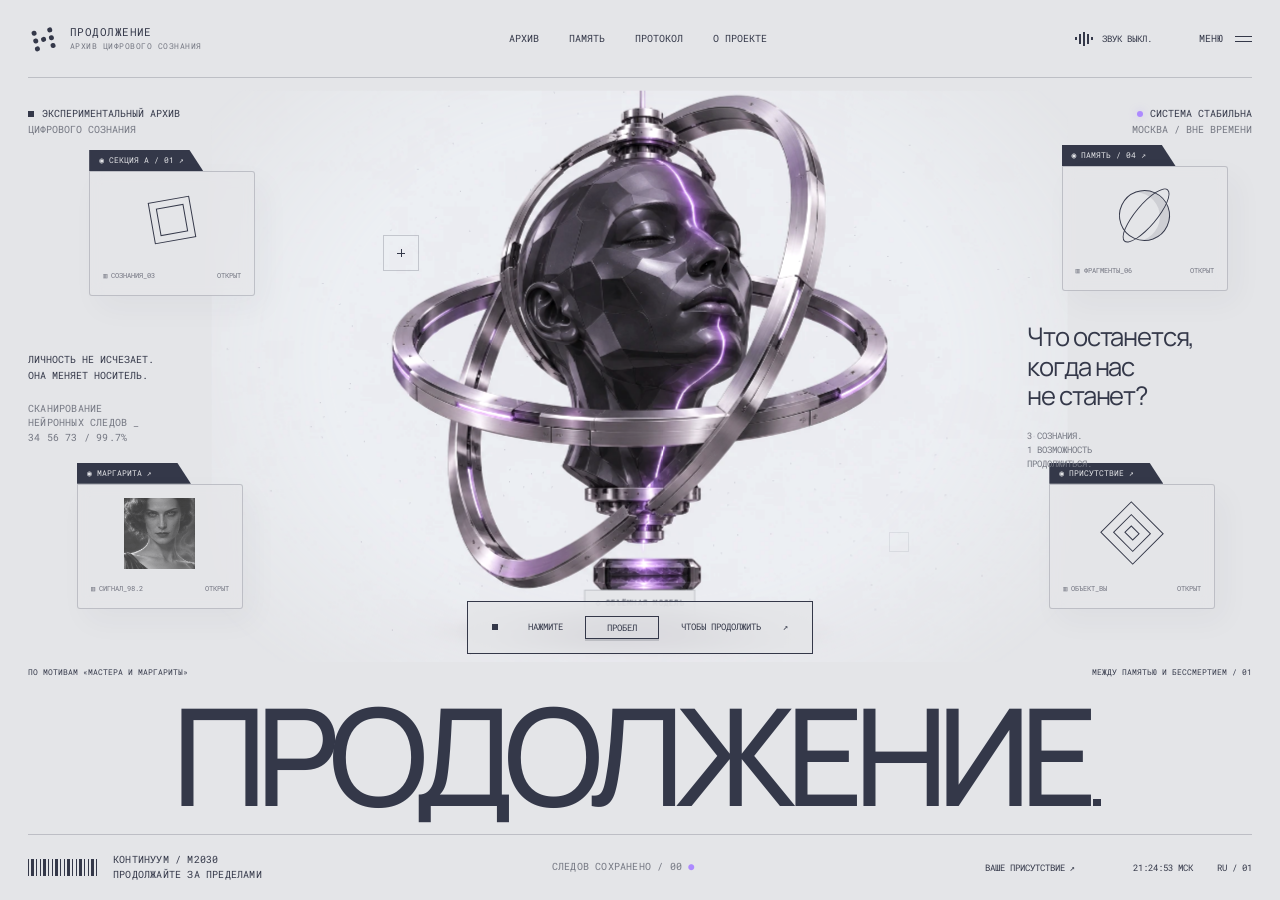
<file: index.html>
<!doctype html><html lang="ru"><head><meta charset="UTF-8"><meta name="viewport" content="width=device-width,initial-scale=1"><meta name="theme-color" content="#e4e5e8"><title>Главная — ПРОДОЛЖЕНИЕ</title><meta name="description" content="Интерактивный цифровой архив по мотивам «Мастера и Маргариты»: память, персонажи и ваш выбор."><link rel="icon" href="assets/favicon.svg" type="image/svg+xml"><link rel="stylesheet" href="assets/site.css"><link rel="preload" href="assets/fonts/manrope-500.ttf" as="font" type="font/ttf" crossorigin><link rel="preload" href="assets/fonts/roboto-mono-400.ttf" as="font" type="font/ttf" crossorigin></head><body data-page="index" data-theme="light"><a class="skip" href="#main">Перейти к содержимому</a><header class="site-header"><a class="brand" href="index.html" aria-label="Продолжение — главная"><span class="brand-mark" aria-hidden="true"><i></i><i></i><i></i><i></i><i></i><i></i><i></i><i></i><i></i></span><span class="brand-name">ПРОДОЛЖЕНИЕ<small>АРХИВ ЦИФРОВОГО СОЗНАНИЯ</small></span></a>
<nav class="main-nav" aria-label="Основная навигация"><a href="archive.html">Архив</a><a href="memories.html">Память</a><a href="protocol.html">Протокол</a><a href="about.html">О проекте</a></nav>
<div class="header-actions"><button class="sound" type="button" aria-label="Включить звук" aria-pressed="false" title="Звук · клавиша M"><span class="sound-bars" aria-hidden="true"><i></i><i></i><i></i><i></i><i></i></span><span class="sound-text">ЗВУК ВЫКЛ.</span></button><button class="menu-toggle" aria-expanded="false" aria-controls="menu-panel" type="button">МЕНЮ <span class="menu-symbol" aria-hidden="true"><i></i><i></i></span></button></div></header><main id="main" class="page-main" tabindex="-1"><section class="hero"><div class="hero-topline reveal"><div><span class="sq"></span>ЭКСПЕРИМЕНТАЛЬНЫЙ АРХИВ<br><span class="muted">ЦИФРОВОГО СОЗНАНИЯ</span></div><div><span class="dot"></span>СИСТЕМА СТАБИЛЬНА<br><span class="muted">МОСКВА / ВНЕ ВРЕМЕНИ</span></div></div>
<div class="hero-stage"><div class="scene-visual" data-scene><img class="hero-render" src="assets/images/reliquary.webp" alt="Парящая скульптура сознания: графитовая голова внутри серебряных орбит" width="1536" height="1024" fetchpriority="high"></div>
<a class="folder one" href="archive.html"><span class="folder-tab">◉ СЕКЦИЯ А / 01 ↗</span><span class="folder-body"><span class="folder-art"><span class="grid-icon"></span></span><span class="folder-code"><span>▥ СОЗНАНИЯ_03</span><span>ОТКРЫТ</span></span></span></a><a class="folder two" href="memories.html"><span class="folder-tab">◉ ПАМЯТЬ / 04 ↗</span><span class="folder-body"><span class="folder-art"><span class="orb-icon"></span></span><span class="folder-code"><span>▥ ФРАГМЕНТЫ_06</span><span>ОТКРЫТ</span></span></span></a><a class="folder three" href="margarita.html"><span class="folder-tab">◉ МАРГАРИТА ↗</span><span class="folder-body"><span class="folder-art"><img class="profile-thumb" src="assets/images/margarita.webp" alt="Портрет Маргариты"></span><span class="folder-code"><span>▥ СИГНАЛ_98.2</span><span>ОТКРЫТ</span></span></span></a><a class="folder four" href="mirror.html"><span class="folder-tab">◉ ПРИСУТСТВИЕ ↗</span><span class="folder-body"><span class="folder-art"><span class="fold-lines"></span></span><span class="folder-code"><span>▥ ОБЪЕКТ_ВЫ</span><span>ОТКРЫТ</span></span></span></a>
<div class="reticle one" aria-hidden="true"></div><div class="reticle two" aria-hidden="true"></div><div class="stage-label">ЛИЧНОСТЬ НЕ ИСЧЕЗАЕТ.<br>ОНА МЕНЯЕТ НОСИТЕЛЬ.<div class="micro">СКАНИРОВАНИЕ<br>НЕЙРОННЫХ СЛЕДОВ _<br>34 56 73 / 99.7%</div></div><div class="stage-question">Что останется,<br>когда нас<br>не станет?<small>3 СОЗНАНИЯ.<br>1 ВОЗМОЖНОСТЬ<br>ПРОДОЛЖИТЬСЯ.</small></div></div>
<div class="enter-wrap"><a class="enter-button" href="archive.html"><span class="sq"></span>НАЖМИТЕ <kbd>ПРОБЕЛ</kbd> ЧТОБЫ ПРОДОЛЖИТЬ <span aria-hidden="true">↗</span></a></div><div class="hero-bottom-labels"><span>ПО МОТИВАМ «МАСТЕРА И МАРГАРИТЫ»</span><span>МЕЖДУ ПАМЯТЬЮ И БЕССМЕРТИЕМ / 01</span></div><h1 class="hero-title reveal">ПРОДОЛЖЕНИЕ<span class="title-dot" aria-hidden="true"></span></h1></section></main><footer class="site-footer"><div class="footer-brand"><span class="barcode" aria-hidden="true"></span><span class="micro">КОНТИНУУМ / М2030<br>ПРОДОЛЖАЙТЕ ЗА ПРЕДЕЛАМИ</span></div><span class="micro muted" data-session-status>СЕССИЯ АКТИВНА <span class="accent">●</span></span><div class="footer-right"><a href="mirror.html">Ваше присутствие ↗</a><span class="status-time" data-clock>00:00:00 МСК</span><span>RU / 01</span></div></footer><aside class="menu-panel" id="menu-panel" aria-label="Все разделы" hidden><div class="menu-panel-top"><a class="brand" href="index.html" aria-label="Продолжение — главная"><span class="brand-mark" aria-hidden="true"><i></i><i></i><i></i><i></i><i></i><i></i><i></i><i></i><i></i></span><span class="brand-name">ПРОДОЛЖЕНИЕ<small>АРХИВ ЦИФРОВОГО СОЗНАНИЯ</small></span></a><button class="menu-close" type="button">ЗАКРЫТЬ <span class="cross" aria-hidden="true"></span></button></div><div class="menu-layout"><nav class="menu-links" aria-label="Все страницы"><a href="index.html">Вход <small>00</small></a><a href="archive.html">Сознания <small>01 — 03</small></a><a href="memories.html">Воспоминания <small>04</small></a><a href="protocol.html">Протокол <small>05</small></a><a href="mirror.html">Присутствие <small>06</small></a><a href="ending.html">Ваша капсула <small>07</small></a><a href="about.html">О проекте <small>08</small></a></nav><div class="menu-aside"><span class="micro accent">НЕЗАВЕРШЁННОСТЬ — ЭТО НАЧАЛО</span><h2>Что делает вас<br>вами?</h2><p>Память, голос, лицо? Войдите в архив и решите, что заслуживает продолжения.</p><a class="button" href="protocol.html">Начать протокол <span class="arrow">↗</span></a></div></div><div class="menu-panel-bottom"><span class="micro">М. БУЛГАКОВ / ЦИФРОВАЯ ИНТЕРПРЕТАЦИЯ</span><button class="motion-toggle" type="button" aria-pressed="false">АНИМАЦИЯ ВКЛ.</button></div></aside>
<div class="modal" id="dialogue-modal" role="dialog" aria-modal="true" aria-labelledby="dialogue-title" hidden><div class="modal-box"><div class="modal-top"><span>КАНАЛ СВЯЗИ / СЦЕНАРНЫЙ ДИАЛОГ</span><button data-close-modal type="button" aria-label="Закрыть диалог">✕</button></div><h2 id="dialogue-title">Контакт установлен.</h2><p class="dialogue-answer" aria-live="polite"></p><div class="dialogue-options"></div><p class="modal-footnote">Художественная интерпретация персонажа. Ответы — часть истории этого проекта.</p></div></div>
<div class="transition-screen" aria-hidden="true"><span>▧ СИНХРОНИЗАЦИЯ АРХИВА _</span></div><div class="toast" role="status" aria-live="polite"></div><div class="cursor-dot" aria-hidden="true"></div><noscript><p class="noscript">Все страницы доступны по ссылкам. Для звука, 3D и интерактивных сцен включите JavaScript.</p></noscript><script src="assets/vendor/three.min.js" defer></script><script src="assets/scene.js" defer></script><script src="assets/app.js" defer></script></body></html>
</file>
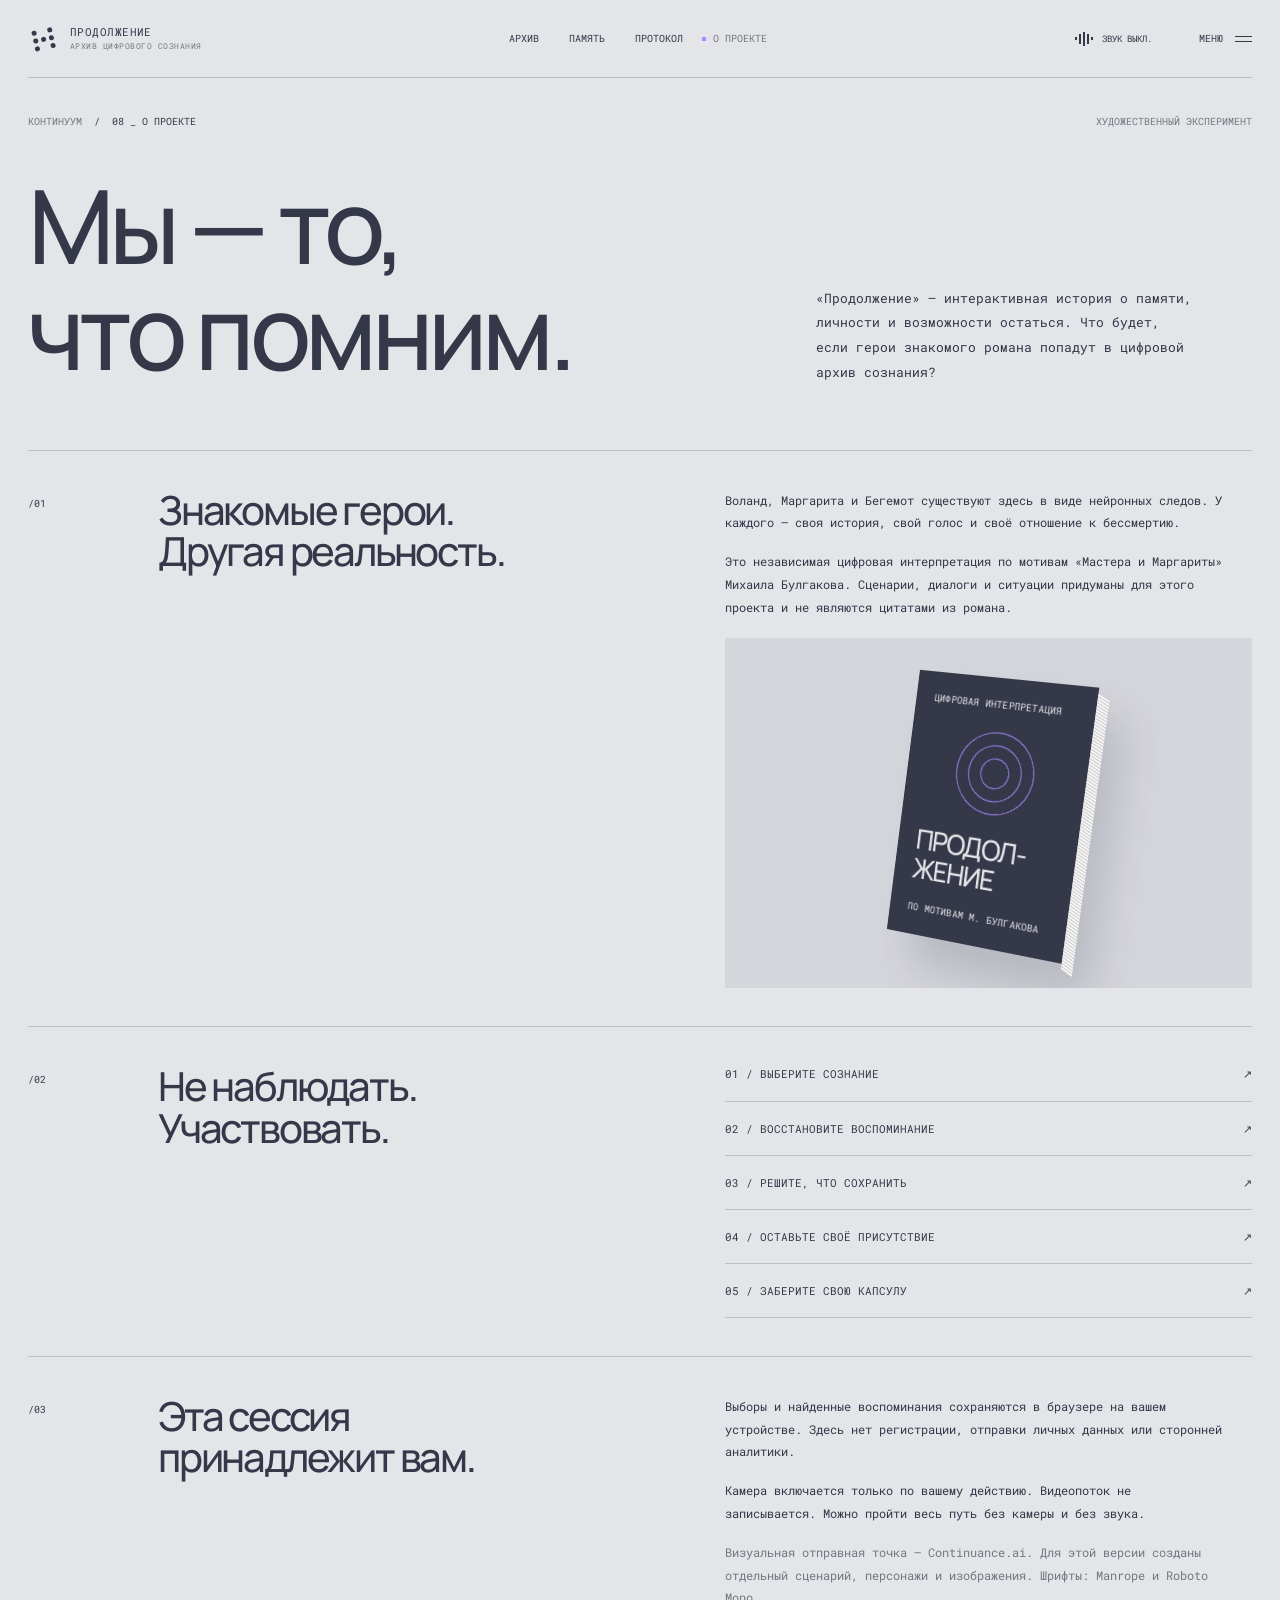
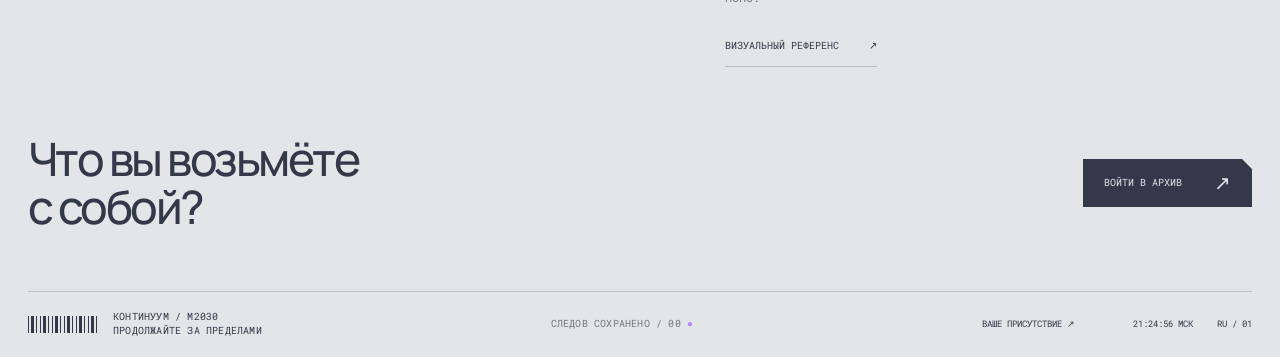
<file: about.html>
<!doctype html><html lang="ru"><head><meta charset="UTF-8"><meta name="viewport" content="width=device-width,initial-scale=1"><meta name="theme-color" content="#e4e5e8"><title>О проекте — ПРОДОЛЖЕНИЕ</title><meta name="description" content="Интерактивный цифровой архив по мотивам «Мастера и Маргариты»: память, персонажи и ваш выбор."><link rel="icon" href="assets/favicon.svg" type="image/svg+xml"><link rel="stylesheet" href="assets/site.css"><link rel="preload" href="assets/fonts/manrope-500.ttf" as="font" type="font/ttf" crossorigin><link rel="preload" href="assets/fonts/roboto-mono-400.ttf" as="font" type="font/ttf" crossorigin></head><body data-page="about" data-theme="light"><a class="skip" href="#main">Перейти к содержимому</a><header class="site-header"><a class="brand" href="index.html" aria-label="Продолжение — главная"><span class="brand-mark" aria-hidden="true"><i></i><i></i><i></i><i></i><i></i><i></i><i></i><i></i><i></i></span><span class="brand-name">ПРОДОЛЖЕНИЕ<small>АРХИВ ЦИФРОВОГО СОЗНАНИЯ</small></span></a>
<nav class="main-nav" aria-label="Основная навигация"><a href="archive.html">Архив</a><a href="memories.html">Память</a><a href="protocol.html">Протокол</a><a href="about.html">О проекте</a></nav>
<div class="header-actions"><button class="sound" type="button" aria-label="Включить звук" aria-pressed="false" title="Звук · клавиша M"><span class="sound-bars" aria-hidden="true"><i></i><i></i><i></i><i></i><i></i></span><span class="sound-text">ЗВУК ВЫКЛ.</span></button><button class="menu-toggle" aria-expanded="false" aria-controls="menu-panel" type="button">МЕНЮ <span class="menu-symbol" aria-hidden="true"><i></i><i></i></span></button></div></header><main id="main" class="page-main" tabindex="-1"><section class="page-shell"><div class="eyebrow"><div class="crumbs"><a href="index.html">КОНТИНУУМ</a><span>/</span><span>08 _ О ПРОЕКТЕ</span></div><span class="muted">ХУДОЖЕСТВЕННЫЙ ЭКСПЕРИМЕНТ</span></div><div class="about-hero reveal"><h1>Мы — то,<br>что помним.</h1><p>«Продолжение» — интерактивная история о памяти, личности и возможности остаться. Что будет, если герои знакомого романа попадут в цифровой архив сознания?</p></div><div class="about-line"><span class="number">/01</span><h2>Знакомые герои.<br>Другая реальность.</h2><div><p>Воланд, Маргарита и Бегемот существуют здесь в виде нейронных следов. У каждого — своя история, свой голос и своё отношение к бессмертию.</p><p>Это независимая цифровая интерпретация по мотивам «Мастера и Маргариты» Михаила Булгакова. Сценарии, диалоги и ситуации придуманы для этого проекта и не являются цитатами из романа.</p><div class="about-art" aria-label="Объёмная цифровая обложка проекта"><div class="book-object"><span class="micro">ЦИФРОВАЯ ИНТЕРПРЕТАЦИЯ</span><span class="book-glyph"></span><h3>ПРОДОЛ-<br>ЖЕНИЕ</h3><span class="micro">ПО МОТИВАМ М. БУЛГАКОВА</span></div></div></div></div><div class="about-line"><span class="number">/02</span><h2>Не наблюдать.<br>Участвовать.</h2><div><ol class="about-steps"><li><a href="archive.html"><span>01 / ВЫБЕРИТЕ СОЗНАНИЕ</span><span>↗</span></a></li><li><a href="memories.html"><span>02 / ВОССТАНОВИТЕ ВОСПОМИНАНИЕ</span><span>↗</span></a></li><li><a href="protocol.html"><span>03 / РЕШИТЕ, ЧТО СОХРАНИТЬ</span><span>↗</span></a></li><li><a href="mirror.html"><span>04 / ОСТАВЬТЕ СВОЁ ПРИСУТСТВИЕ</span><span>↗</span></a></li><li><a href="ending.html"><span>05 / ЗАБЕРИТЕ СВОЮ КАПСУЛУ</span><span>↗</span></a></li></ol></div></div><div class="about-line"><span class="number">/03</span><h2>Эта сессия<br>принадлежит вам.</h2><div><p>Выборы и найденные воспоминания сохраняются в браузере на вашем устройстве. Здесь нет регистрации, отправки личных данных или сторонней аналитики.</p><p>Камера включается только по вашему действию. Видеопоток не записывается. Можно пройти весь путь без камеры и без звука.</p><p class="muted">Визуальная отправная точка — Continuance.ai. Для этой версии созданы отдельный сценарий, персонажи и изображения. Шрифты: Manrope и Roboto Mono.</p><a class="text-link" href="https://continuance.ai/" target="_blank" rel="noopener noreferrer">Визуальный референс <span>↗</span></a></div></div><div class="about-bottom"><h2>Что вы возьмёте<br>с собой?</h2><a class="button " href="archive.html" >Войти в архив<span class="arrow" aria-hidden="true">↗</span></a></div></section></main><footer class="site-footer"><div class="footer-brand"><span class="barcode" aria-hidden="true"></span><span class="micro">КОНТИНУУМ / М2030<br>ПРОДОЛЖАЙТЕ ЗА ПРЕДЕЛАМИ</span></div><span class="micro muted" data-session-status>СЕССИЯ АКТИВНА <span class="accent">●</span></span><div class="footer-right"><a href="mirror.html">Ваше присутствие ↗</a><span class="status-time" data-clock>00:00:00 МСК</span><span>RU / 01</span></div></footer><aside class="menu-panel" id="menu-panel" aria-label="Все разделы" hidden><div class="menu-panel-top"><a class="brand" href="index.html" aria-label="Продолжение — главная"><span class="brand-mark" aria-hidden="true"><i></i><i></i><i></i><i></i><i></i><i></i><i></i><i></i><i></i></span><span class="brand-name">ПРОДОЛЖЕНИЕ<small>АРХИВ ЦИФРОВОГО СОЗНАНИЯ</small></span></a><button class="menu-close" type="button">ЗАКРЫТЬ <span class="cross" aria-hidden="true"></span></button></div><div class="menu-layout"><nav class="menu-links" aria-label="Все страницы"><a href="index.html">Вход <small>00</small></a><a href="archive.html">Сознания <small>01 — 03</small></a><a href="memories.html">Воспоминания <small>04</small></a><a href="protocol.html">Протокол <small>05</small></a><a href="mirror.html">Присутствие <small>06</small></a><a href="ending.html">Ваша капсула <small>07</small></a><a href="about.html">О проекте <small>08</small></a></nav><div class="menu-aside"><span class="micro accent">НЕЗАВЕРШЁННОСТЬ — ЭТО НАЧАЛО</span><h2>Что делает вас<br>вами?</h2><p>Память, голос, лицо? Войдите в архив и решите, что заслуживает продолжения.</p><a class="button" href="protocol.html">Начать протокол <span class="arrow">↗</span></a></div></div><div class="menu-panel-bottom"><span class="micro">М. БУЛГАКОВ / ЦИФРОВАЯ ИНТЕРПРЕТАЦИЯ</span><button class="motion-toggle" type="button" aria-pressed="false">АНИМАЦИЯ ВКЛ.</button></div></aside>
<div class="modal" id="dialogue-modal" role="dialog" aria-modal="true" aria-labelledby="dialogue-title" hidden><div class="modal-box"><div class="modal-top"><span>КАНАЛ СВЯЗИ / СЦЕНАРНЫЙ ДИАЛОГ</span><button data-close-modal type="button" aria-label="Закрыть диалог">✕</button></div><h2 id="dialogue-title">Контакт установлен.</h2><p class="dialogue-answer" aria-live="polite"></p><div class="dialogue-options"></div><p class="modal-footnote">Художественная интерпретация персонажа. Ответы — часть истории этого проекта.</p></div></div>
<div class="transition-screen" aria-hidden="true"><span>▧ СИНХРОНИЗАЦИЯ АРХИВА _</span></div><div class="toast" role="status" aria-live="polite"></div><div class="cursor-dot" aria-hidden="true"></div><noscript><p class="noscript">Все страницы доступны по ссылкам. Для звука, 3D и интерактивных сцен включите JavaScript.</p></noscript><script src="assets/vendor/three.min.js" defer></script><script src="assets/scene.js" defer></script><script src="assets/app.js" defer></script></body></html>
</file>
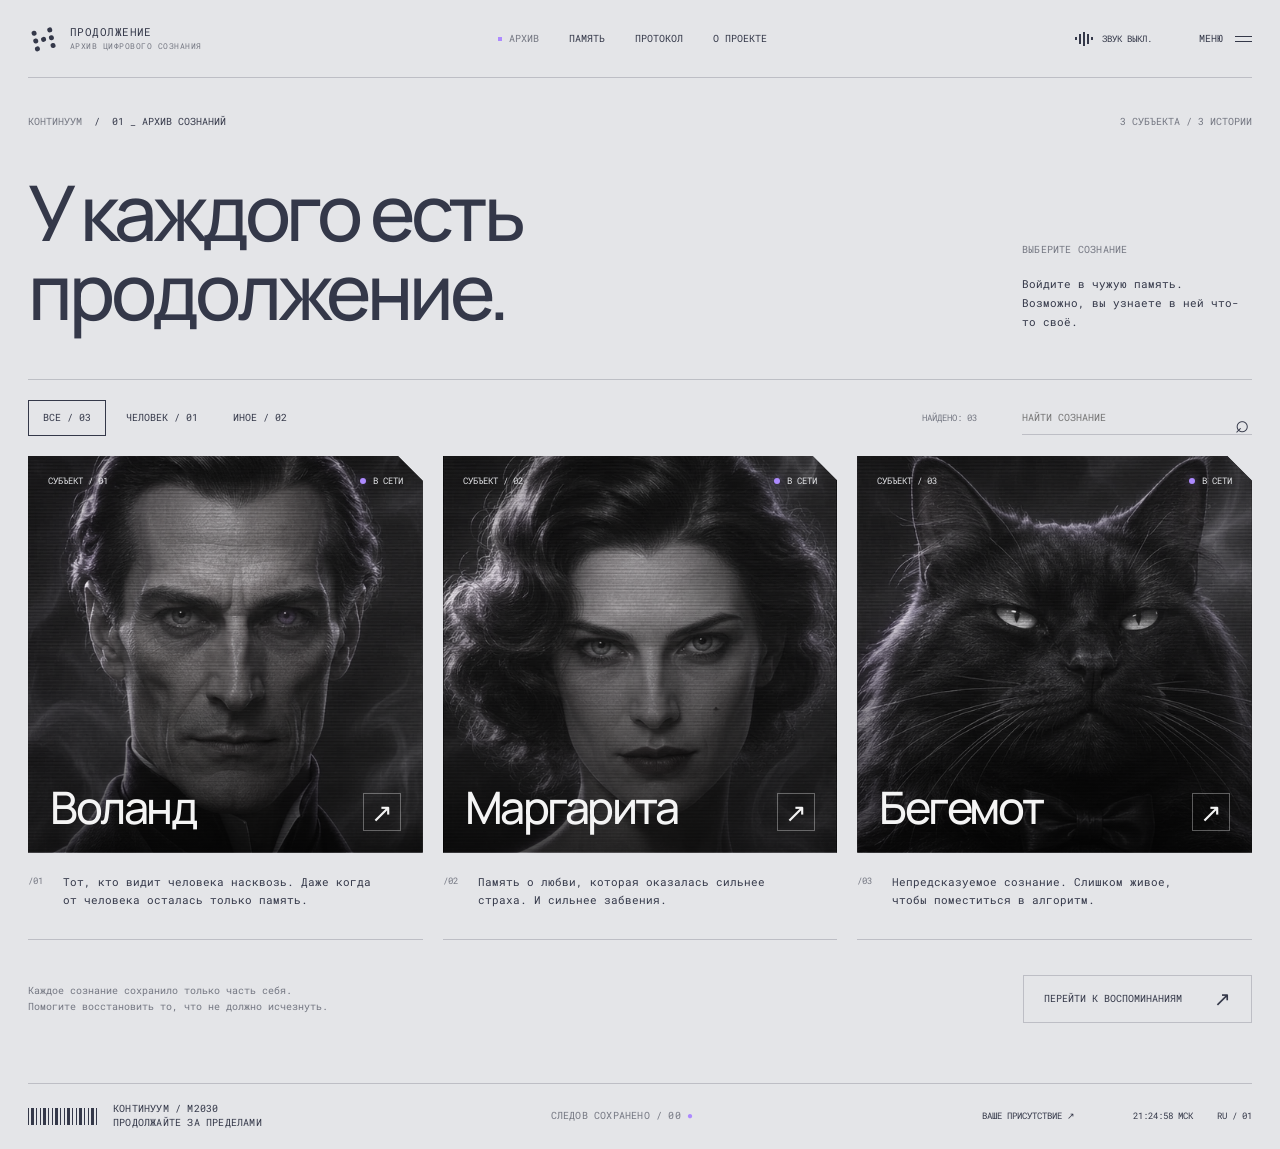
<file: archive.html>
<!doctype html><html lang="ru"><head><meta charset="UTF-8"><meta name="viewport" content="width=device-width,initial-scale=1"><meta name="theme-color" content="#e4e5e8"><title>Архив сознаний — ПРОДОЛЖЕНИЕ</title><meta name="description" content="Интерактивный цифровой архив по мотивам «Мастера и Маргариты»: память, персонажи и ваш выбор."><link rel="icon" href="assets/favicon.svg" type="image/svg+xml"><link rel="stylesheet" href="assets/site.css"><link rel="preload" href="assets/fonts/manrope-500.ttf" as="font" type="font/ttf" crossorigin><link rel="preload" href="assets/fonts/roboto-mono-400.ttf" as="font" type="font/ttf" crossorigin></head><body data-page="archive" data-theme="light"><a class="skip" href="#main">Перейти к содержимому</a><header class="site-header"><a class="brand" href="index.html" aria-label="Продолжение — главная"><span class="brand-mark" aria-hidden="true"><i></i><i></i><i></i><i></i><i></i><i></i><i></i><i></i><i></i></span><span class="brand-name">ПРОДОЛЖЕНИЕ<small>АРХИВ ЦИФРОВОГО СОЗНАНИЯ</small></span></a>
<nav class="main-nav" aria-label="Основная навигация"><a href="archive.html">Архив</a><a href="memories.html">Память</a><a href="protocol.html">Протокол</a><a href="about.html">О проекте</a></nav>
<div class="header-actions"><button class="sound" type="button" aria-label="Включить звук" aria-pressed="false" title="Звук · клавиша M"><span class="sound-bars" aria-hidden="true"><i></i><i></i><i></i><i></i><i></i></span><span class="sound-text">ЗВУК ВЫКЛ.</span></button><button class="menu-toggle" aria-expanded="false" aria-controls="menu-panel" type="button">МЕНЮ <span class="menu-symbol" aria-hidden="true"><i></i><i></i></span></button></div></header><main id="main" class="page-main" tabindex="-1"><section class="page-shell"><div class="eyebrow"><div class="crumbs"><a href="index.html">КОНТИНУУМ</a><span>/</span><span>01 _ АРХИВ СОЗНАНИЙ</span></div><span class="muted">3 СУБЪЕКТА / 3 ИСТОРИИ</span></div><div class="page-heading reveal"><h1>У каждого есть<br>продолжение.</h1><div class="side-copy"><div class="micro muted">ВЫБЕРИТЕ СОЗНАНИЕ</div><p>Войдите в чужую память. Возможно, вы узнаете в ней что-то своё.</p></div></div><div class="archive-toolbar"><div class="filter-group" role="group" aria-label="Фильтр сознаний"><button class="filter" data-filter="all" aria-pressed="true">Все / 03</button><button class="filter" data-filter="human" aria-pressed="false">Человек / 01</button><button class="filter" data-filter="other" aria-pressed="false">Иное / 02</button></div><span class="archive-count" aria-live="polite">НАЙДЕНО: 03</span><label class="search-wrap"><span class="visually-hidden">Найти сознание по имени</span><input class="search-field" type="search" placeholder="НАЙТИ СОЗНАНИЕ" autocomplete="off"></label></div><div class="cast-grid"><article class="character-card reveal" data-category="other" data-name="воланд"><a href="woland.html" aria-label="Открыть досье: Воланд"><div class="character-image"><img src="assets/images/woland.webp" alt="Воланд — цифровой портрет" width="512" height="1024"><span class="scanlines"></span><div class="image-top"><span>СУБЪЕКТ / 01</span><span><i class="dot"></i>В СЕТИ</span></div><div class="image-bottom"><h2>Воланд</h2><span class="card-arrow" aria-hidden="true">↗</span></div></div><div class="card-info"><span class="number">/01</span><p>Тот, кто видит человека насквозь. Даже когда от человека осталась только память.</p></div></a></article><article class="character-card reveal" data-category="human" data-name="маргарита"><a href="margarita.html" aria-label="Открыть досье: Маргарита"><div class="character-image"><img src="assets/images/margarita.webp" alt="Маргарита — цифровой портрет" width="512" height="1024"><span class="scanlines"></span><div class="image-top"><span>СУБЪЕКТ / 02</span><span><i class="dot"></i>В СЕТИ</span></div><div class="image-bottom"><h2>Маргарита</h2><span class="card-arrow" aria-hidden="true">↗</span></div></div><div class="card-info"><span class="number">/02</span><p>Память о любви, которая оказалась сильнее страха. И сильнее забвения.</p></div></a></article><article class="character-card reveal" data-category="other" data-name="бегемот"><a href="behemoth.html" aria-label="Открыть досье: Бегемот"><div class="character-image"><img src="assets/images/behemoth.webp" alt="Бегемот — цифровой портрет" width="512" height="1024"><span class="scanlines"></span><div class="image-top"><span>СУБЪЕКТ / 03</span><span><i class="dot"></i>В СЕТИ</span></div><div class="image-bottom"><h2>Бегемот</h2><span class="card-arrow" aria-hidden="true">↗</span></div></div><div class="card-info"><span class="number">/03</span><p>Непредсказуемое сознание. Слишком живое, чтобы поместиться в алгоритм.</p></div></a></article><div class="empty-results" hidden><h2>Сигнал не найден.</h2><p>Попробуйте другое имя или измените фильтр.</p></div></div><div class="archive-bottom"><p class="muted">Каждое сознание сохранило только часть себя.<br>Помогите восстановить то, что не должно исчезнуть.</p><a class="button outline" href="memories.html" >Перейти к воспоминаниям<span class="arrow" aria-hidden="true">↗</span></a></div></section></main><footer class="site-footer"><div class="footer-brand"><span class="barcode" aria-hidden="true"></span><span class="micro">КОНТИНУУМ / М2030<br>ПРОДОЛЖАЙТЕ ЗА ПРЕДЕЛАМИ</span></div><span class="micro muted" data-session-status>СЕССИЯ АКТИВНА <span class="accent">●</span></span><div class="footer-right"><a href="mirror.html">Ваше присутствие ↗</a><span class="status-time" data-clock>00:00:00 МСК</span><span>RU / 01</span></div></footer><aside class="menu-panel" id="menu-panel" aria-label="Все разделы" hidden><div class="menu-panel-top"><a class="brand" href="index.html" aria-label="Продолжение — главная"><span class="brand-mark" aria-hidden="true"><i></i><i></i><i></i><i></i><i></i><i></i><i></i><i></i><i></i></span><span class="brand-name">ПРОДОЛЖЕНИЕ<small>АРХИВ ЦИФРОВОГО СОЗНАНИЯ</small></span></a><button class="menu-close" type="button">ЗАКРЫТЬ <span class="cross" aria-hidden="true"></span></button></div><div class="menu-layout"><nav class="menu-links" aria-label="Все страницы"><a href="index.html">Вход <small>00</small></a><a href="archive.html">Сознания <small>01 — 03</small></a><a href="memories.html">Воспоминания <small>04</small></a><a href="protocol.html">Протокол <small>05</small></a><a href="mirror.html">Присутствие <small>06</small></a><a href="ending.html">Ваша капсула <small>07</small></a><a href="about.html">О проекте <small>08</small></a></nav><div class="menu-aside"><span class="micro accent">НЕЗАВЕРШЁННОСТЬ — ЭТО НАЧАЛО</span><h2>Что делает вас<br>вами?</h2><p>Память, голос, лицо? Войдите в архив и решите, что заслуживает продолжения.</p><a class="button" href="protocol.html">Начать протокол <span class="arrow">↗</span></a></div></div><div class="menu-panel-bottom"><span class="micro">М. БУЛГАКОВ / ЦИФРОВАЯ ИНТЕРПРЕТАЦИЯ</span><button class="motion-toggle" type="button" aria-pressed="false">АНИМАЦИЯ ВКЛ.</button></div></aside>
<div class="modal" id="dialogue-modal" role="dialog" aria-modal="true" aria-labelledby="dialogue-title" hidden><div class="modal-box"><div class="modal-top"><span>КАНАЛ СВЯЗИ / СЦЕНАРНЫЙ ДИАЛОГ</span><button data-close-modal type="button" aria-label="Закрыть диалог">✕</button></div><h2 id="dialogue-title">Контакт установлен.</h2><p class="dialogue-answer" aria-live="polite"></p><div class="dialogue-options"></div><p class="modal-footnote">Художественная интерпретация персонажа. Ответы — часть истории этого проекта.</p></div></div>
<div class="transition-screen" aria-hidden="true"><span>▧ СИНХРОНИЗАЦИЯ АРХИВА _</span></div><div class="toast" role="status" aria-live="polite"></div><div class="cursor-dot" aria-hidden="true"></div><noscript><p class="noscript">Все страницы доступны по ссылкам. Для звука, 3D и интерактивных сцен включите JavaScript.</p></noscript><script src="assets/vendor/three.min.js" defer></script><script src="assets/scene.js" defer></script><script src="assets/app.js" defer></script></body></html>
</file>
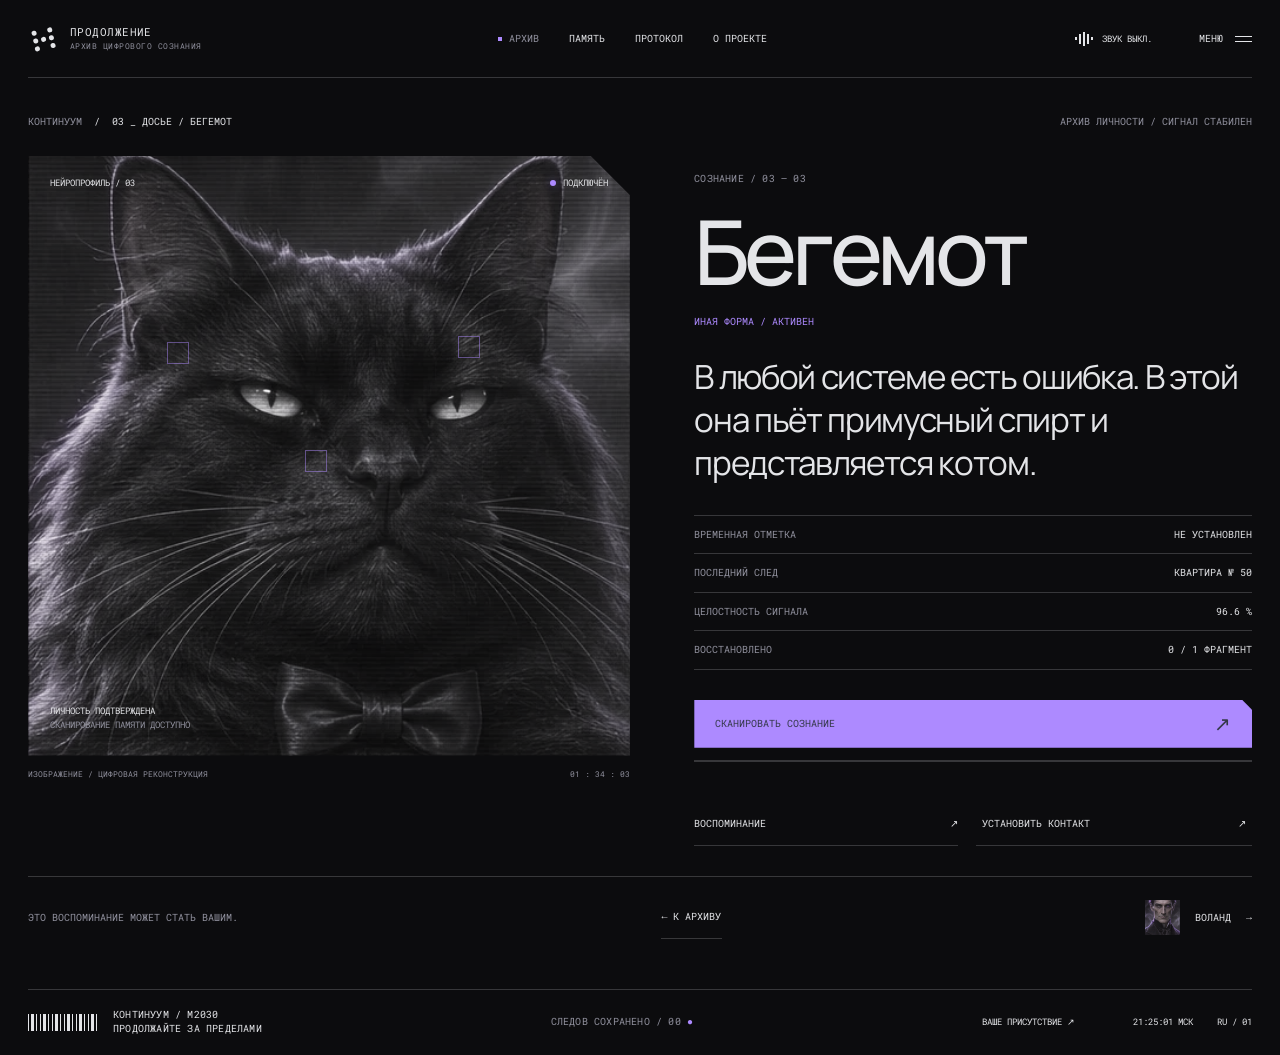
<file: behemoth.html>
<!doctype html><html lang="ru"><head><meta charset="UTF-8"><meta name="viewport" content="width=device-width,initial-scale=1"><meta name="theme-color" content="#0c0c0e"><title>Бегемот — ПРОДОЛЖЕНИЕ</title><meta name="description" content="Интерактивный цифровой архив по мотивам «Мастера и Маргариты»: память, персонажи и ваш выбор."><link rel="icon" href="assets/favicon.svg" type="image/svg+xml"><link rel="stylesheet" href="assets/site.css"><link rel="preload" href="assets/fonts/manrope-500.ttf" as="font" type="font/ttf" crossorigin><link rel="preload" href="assets/fonts/roboto-mono-400.ttf" as="font" type="font/ttf" crossorigin></head><body data-page="behemoth" data-theme="dark"><a class="skip" href="#main">Перейти к содержимому</a><header class="site-header"><a class="brand" href="index.html" aria-label="Продолжение — главная"><span class="brand-mark" aria-hidden="true"><i></i><i></i><i></i><i></i><i></i><i></i><i></i><i></i><i></i></span><span class="brand-name">ПРОДОЛЖЕНИЕ<small>АРХИВ ЦИФРОВОГО СОЗНАНИЯ</small></span></a>
<nav class="main-nav" aria-label="Основная навигация"><a href="archive.html">Архив</a><a href="memories.html">Память</a><a href="protocol.html">Протокол</a><a href="about.html">О проекте</a></nav>
<div class="header-actions"><button class="sound" type="button" aria-label="Включить звук" aria-pressed="false" title="Звук · клавиша M"><span class="sound-bars" aria-hidden="true"><i></i><i></i><i></i><i></i><i></i></span><span class="sound-text">ЗВУК ВЫКЛ.</span></button><button class="menu-toggle" aria-expanded="false" aria-controls="menu-panel" type="button">МЕНЮ <span class="menu-symbol" aria-hidden="true"><i></i><i></i></span></button></div></header><main id="main" class="page-main" tabindex="-1"><section class="page-shell profile-shell" data-character="behemoth"><div class="eyebrow"><div class="crumbs"><a href="index.html">КОНТИНУУМ</a><span>/</span><span>03 _ ДОСЬЕ / БЕГЕМОТ</span></div><span class="muted">АРХИВ ЛИЧНОСТИ / СИГНАЛ СТАБИЛЕН</span></div><div class="profile-grid"><div><div class="portrait-stage reveal"><img src="assets/images/behemoth.webp" alt="Архивный портрет: Бегемот" width="512" height="1024"><span class="scanlines"></span><div class="portrait-top-label"><span>НЕЙРОПРОФИЛЬ / 03</span><span><i class="dot"></i>ПОДКЛЮЧЁН</span></div><div class="portrait-cross a"></div><div class="portrait-cross b"></div><div class="portrait-cross c"></div><div class="scan-beam"></div><div class="portrait-label">ЛИЧНОСТЬ ПОДТВЕРЖДЕНА<br><span class="muted">СКАНИРОВАНИЕ ПАМЯТИ ДОСТУПНО</span></div></div><div class="profile-caption"><span>ИЗОБРАЖЕНИЕ / ЦИФРОВАЯ РЕКОНСТРУКЦИЯ</span><span>01 : 34 : 03</span></div></div><div class="profile-info reveal"><div><span class="micro muted">СОЗНАНИЕ / 03 — 03</span><h1>Бегемот</h1><span class="role">Иная форма / АКТИВЕН</span><p class="profile-intro">В любой системе есть ошибка. В этой она пьёт примусный спирт и представляется котом.</p></div><dl class="data-table"><div><dt>Временная отметка</dt><dd>Не установлен</dd></div><div><dt>Последний след</dt><dd>Квартира № 50</dd></div><div><dt>Целостность сигнала</dt><dd>96.6 %</dd></div><div><dt>Восстановлено</dt><dd data-profile-memory>0 / 1 ФРАГМЕНТ</dd></div></dl><div class="profile-actions"><button class="button violet" type="button" data-scan>СКАНИРОВАТЬ СОЗНАНИЕ <span class="arrow">↗</span></button><div class="scan-progress" aria-hidden="true"><i></i></div><p class="scan-result" role="status"></p><div class="profile-actions-row"><a class="text-link" href="memories.html?character=behemoth">Воспоминание <span>↗</span></a><button class="text-link" type="button" data-dialogue="behemoth">Установить контакт <span>↗</span></button></div></div></div></div><div class="profile-switch"><p class="muted">ЭТО ВОСПОМИНАНИЕ МОЖЕТ СТАТЬ ВАШИМ.</p><a class="text-link" href="archive.html">← К архиву</a><a class="next-profile" href="woland.html"><img src="assets/images/woland.webp" alt="">Воланд <span>→</span></a></div></section></main><footer class="site-footer"><div class="footer-brand"><span class="barcode" aria-hidden="true"></span><span class="micro">КОНТИНУУМ / М2030<br>ПРОДОЛЖАЙТЕ ЗА ПРЕДЕЛАМИ</span></div><span class="micro muted" data-session-status>СЕССИЯ АКТИВНА <span class="accent">●</span></span><div class="footer-right"><a href="mirror.html">Ваше присутствие ↗</a><span class="status-time" data-clock>00:00:00 МСК</span><span>RU / 01</span></div></footer><aside class="menu-panel" id="menu-panel" aria-label="Все разделы" hidden><div class="menu-panel-top"><a class="brand" href="index.html" aria-label="Продолжение — главная"><span class="brand-mark" aria-hidden="true"><i></i><i></i><i></i><i></i><i></i><i></i><i></i><i></i><i></i></span><span class="brand-name">ПРОДОЛЖЕНИЕ<small>АРХИВ ЦИФРОВОГО СОЗНАНИЯ</small></span></a><button class="menu-close" type="button">ЗАКРЫТЬ <span class="cross" aria-hidden="true"></span></button></div><div class="menu-layout"><nav class="menu-links" aria-label="Все страницы"><a href="index.html">Вход <small>00</small></a><a href="archive.html">Сознания <small>01 — 03</small></a><a href="memories.html">Воспоминания <small>04</small></a><a href="protocol.html">Протокол <small>05</small></a><a href="mirror.html">Присутствие <small>06</small></a><a href="ending.html">Ваша капсула <small>07</small></a><a href="about.html">О проекте <small>08</small></a></nav><div class="menu-aside"><span class="micro accent">НЕЗАВЕРШЁННОСТЬ — ЭТО НАЧАЛО</span><h2>Что делает вас<br>вами?</h2><p>Память, голос, лицо? Войдите в архив и решите, что заслуживает продолжения.</p><a class="button" href="protocol.html">Начать протокол <span class="arrow">↗</span></a></div></div><div class="menu-panel-bottom"><span class="micro">М. БУЛГАКОВ / ЦИФРОВАЯ ИНТЕРПРЕТАЦИЯ</span><button class="motion-toggle" type="button" aria-pressed="false">АНИМАЦИЯ ВКЛ.</button></div></aside>
<div class="modal" id="dialogue-modal" role="dialog" aria-modal="true" aria-labelledby="dialogue-title" hidden><div class="modal-box"><div class="modal-top"><span>КАНАЛ СВЯЗИ / СЦЕНАРНЫЙ ДИАЛОГ</span><button data-close-modal type="button" aria-label="Закрыть диалог">✕</button></div><h2 id="dialogue-title">Контакт установлен.</h2><p class="dialogue-answer" aria-live="polite"></p><div class="dialogue-options"></div><p class="modal-footnote">Художественная интерпретация персонажа. Ответы — часть истории этого проекта.</p></div></div>
<div class="transition-screen" aria-hidden="true"><span>▧ СИНХРОНИЗАЦИЯ АРХИВА _</span></div><div class="toast" role="status" aria-live="polite"></div><div class="cursor-dot" aria-hidden="true"></div><noscript><p class="noscript">Все страницы доступны по ссылкам. Для звука, 3D и интерактивных сцен включите JavaScript.</p></noscript><script src="assets/vendor/three.min.js" defer></script><script src="assets/scene.js" defer></script><script src="assets/app.js" defer></script></body></html>
</file>
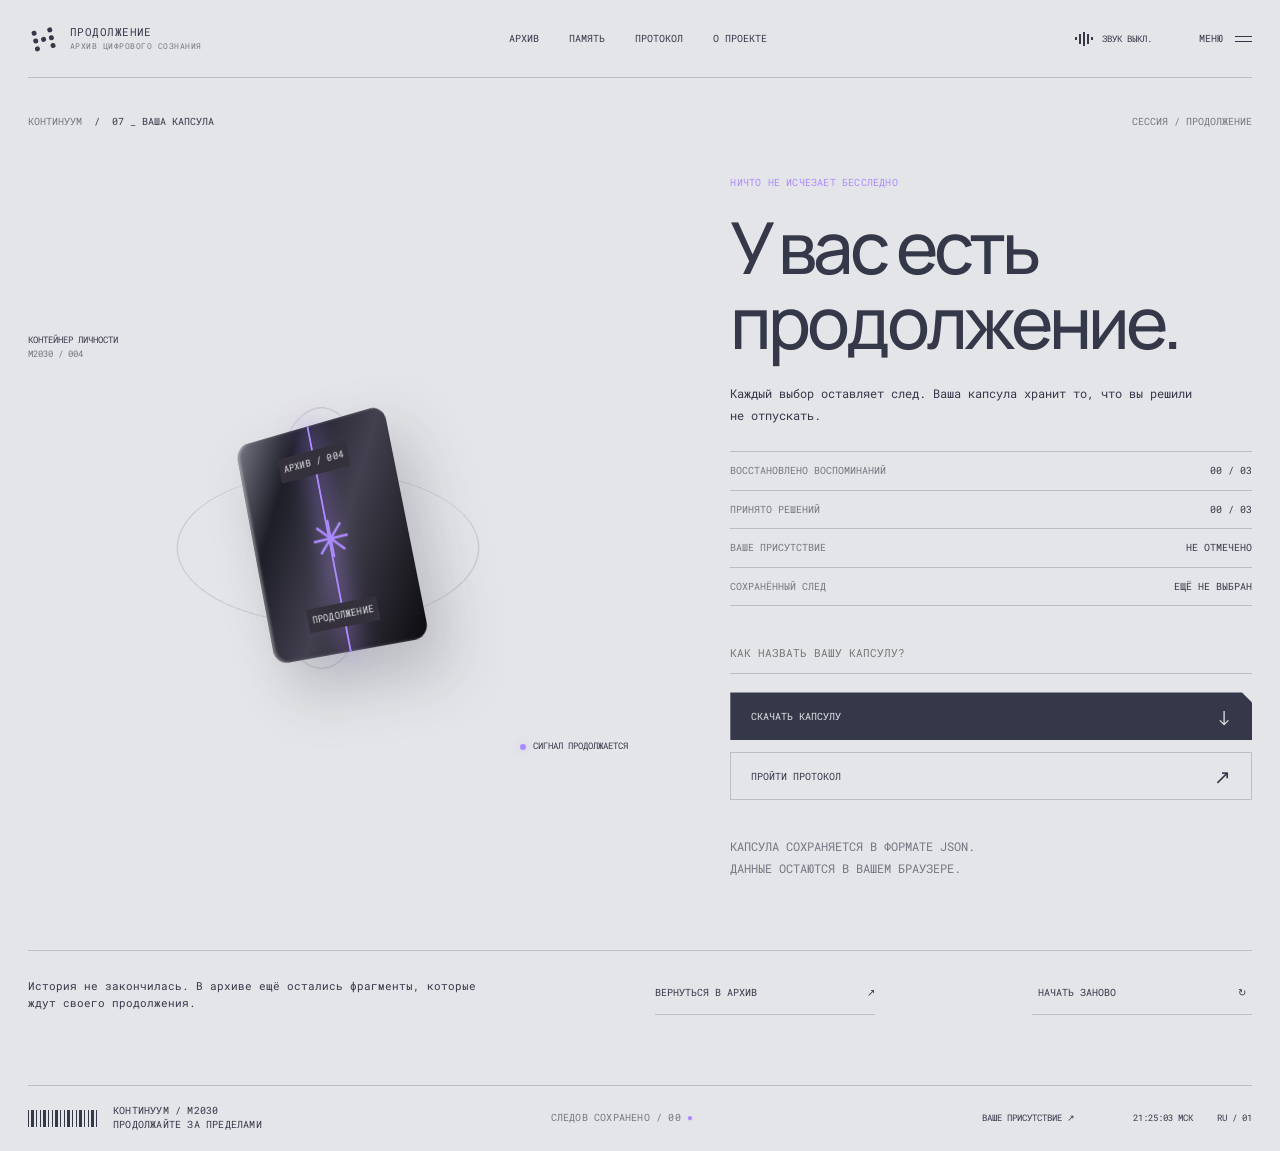
<file: ending.html>
<!doctype html><html lang="ru"><head><meta charset="UTF-8"><meta name="viewport" content="width=device-width,initial-scale=1"><meta name="theme-color" content="#e4e5e8"><title>Ваша капсула — ПРОДОЛЖЕНИЕ</title><meta name="description" content="Интерактивный цифровой архив по мотивам «Мастера и Маргариты»: память, персонажи и ваш выбор."><link rel="icon" href="assets/favicon.svg" type="image/svg+xml"><link rel="stylesheet" href="assets/site.css"><link rel="preload" href="assets/fonts/manrope-500.ttf" as="font" type="font/ttf" crossorigin><link rel="preload" href="assets/fonts/roboto-mono-400.ttf" as="font" type="font/ttf" crossorigin></head><body data-page="ending" data-theme="light"><a class="skip" href="#main">Перейти к содержимому</a><header class="site-header"><a class="brand" href="index.html" aria-label="Продолжение — главная"><span class="brand-mark" aria-hidden="true"><i></i><i></i><i></i><i></i><i></i><i></i><i></i><i></i><i></i></span><span class="brand-name">ПРОДОЛЖЕНИЕ<small>АРХИВ ЦИФРОВОГО СОЗНАНИЯ</small></span></a>
<nav class="main-nav" aria-label="Основная навигация"><a href="archive.html">Архив</a><a href="memories.html">Память</a><a href="protocol.html">Протокол</a><a href="about.html">О проекте</a></nav>
<div class="header-actions"><button class="sound" type="button" aria-label="Включить звук" aria-pressed="false" title="Звук · клавиша M"><span class="sound-bars" aria-hidden="true"><i></i><i></i><i></i><i></i><i></i></span><span class="sound-text">ЗВУК ВЫКЛ.</span></button><button class="menu-toggle" aria-expanded="false" aria-controls="menu-panel" type="button">МЕНЮ <span class="menu-symbol" aria-hidden="true"><i></i><i></i></span></button></div></header><main id="main" class="page-main" tabindex="-1"><section class="page-shell ending-shell"><div class="eyebrow"><div class="crumbs"><a href="index.html">КОНТИНУУМ</a><span>/</span><span>07 _ ВАША КАПСУЛА</span></div><span class="muted">СЕССИЯ / ПРОДОЛЖЕНИЕ</span></div><div class="ending-grid"><div class="capsule-visual reveal"><div class="capsule-coordinate a">КОНТЕЙНЕР ЛИЧНОСТИ<br><span class="muted">М2030 / 004</span></div><div class="capsule-orbit"></div><div class="capsule-orbit b"></div><div class="capsule-core"><span class="micro">АРХИВ / 004</span><span class="glyph">✳</span><span class="micro">ПРОДОЛЖЕНИЕ</span></div><div class="capsule-coordinate b"><span class="dot"></span>СИГНАЛ ПРОДОЛЖАЕТСЯ</div></div><div class="ending-info reveal"><span class="micro accent">НИЧТО НЕ ИСЧЕЗАЕТ БЕССЛЕДНО</span><h1 data-ending-title>У вас есть<br>продолжение.</h1><p data-ending-copy>Каждый выбор оставляет след. Ваша капсула хранит то, что вы решили не отпускать.</p><dl class="data-table"><div><dt>Восстановлено воспоминаний</dt><dd data-ending-memories>00 / 03</dd></div><div><dt>Принято решений</dt><dd data-ending-choices>00 / 03</dd></div><div><dt>Ваше присутствие</dt><dd data-ending-presence>НЕ ОТМЕЧЕНО</dd></div><div><dt>Сохранённый след</dt><dd data-ending-trace>ЕЩЁ НЕ ВЫБРАН</dd></div></dl><label><span class="visually-hidden">Имя вашей капсулы</span><input class="capsule-name" maxlength="60" placeholder="КАК НАЗВАТЬ ВАШУ КАПСУЛУ?" autocomplete="off"></label><button class="button" data-download-capsule type="button">СКАЧАТЬ КАПСУЛУ <span class="arrow">↓</span></button><a class="button outline" href="protocol.html">ПРОЙТИ ПРОТОКОЛ <span class="arrow">↗</span></a><p class="ending-note">КАПСУЛА СОХРАНЯЕТСЯ В ФОРМАТЕ JSON.<br>ДАННЫЕ ОСТАЮТСЯ В ВАШЕМ БРАУЗЕРЕ.</p></div></div><div class="end-route"><p>История не закончилась. В архиве ещё остались фрагменты, которые ждут своего продолжения.</p><a class="text-link" href="archive.html">Вернуться в архив <span>↗</span></a><button class="text-link" data-reset-session type="button">Начать заново <span>↻</span></button></div></section></main><footer class="site-footer"><div class="footer-brand"><span class="barcode" aria-hidden="true"></span><span class="micro">КОНТИНУУМ / М2030<br>ПРОДОЛЖАЙТЕ ЗА ПРЕДЕЛАМИ</span></div><span class="micro muted" data-session-status>СЕССИЯ АКТИВНА <span class="accent">●</span></span><div class="footer-right"><a href="mirror.html">Ваше присутствие ↗</a><span class="status-time" data-clock>00:00:00 МСК</span><span>RU / 01</span></div></footer><aside class="menu-panel" id="menu-panel" aria-label="Все разделы" hidden><div class="menu-panel-top"><a class="brand" href="index.html" aria-label="Продолжение — главная"><span class="brand-mark" aria-hidden="true"><i></i><i></i><i></i><i></i><i></i><i></i><i></i><i></i><i></i></span><span class="brand-name">ПРОДОЛЖЕНИЕ<small>АРХИВ ЦИФРОВОГО СОЗНАНИЯ</small></span></a><button class="menu-close" type="button">ЗАКРЫТЬ <span class="cross" aria-hidden="true"></span></button></div><div class="menu-layout"><nav class="menu-links" aria-label="Все страницы"><a href="index.html">Вход <small>00</small></a><a href="archive.html">Сознания <small>01 — 03</small></a><a href="memories.html">Воспоминания <small>04</small></a><a href="protocol.html">Протокол <small>05</small></a><a href="mirror.html">Присутствие <small>06</small></a><a href="ending.html">Ваша капсула <small>07</small></a><a href="about.html">О проекте <small>08</small></a></nav><div class="menu-aside"><span class="micro accent">НЕЗАВЕРШЁННОСТЬ — ЭТО НАЧАЛО</span><h2>Что делает вас<br>вами?</h2><p>Память, голос, лицо? Войдите в архив и решите, что заслуживает продолжения.</p><a class="button" href="protocol.html">Начать протокол <span class="arrow">↗</span></a></div></div><div class="menu-panel-bottom"><span class="micro">М. БУЛГАКОВ / ЦИФРОВАЯ ИНТЕРПРЕТАЦИЯ</span><button class="motion-toggle" type="button" aria-pressed="false">АНИМАЦИЯ ВКЛ.</button></div></aside>
<div class="modal" id="dialogue-modal" role="dialog" aria-modal="true" aria-labelledby="dialogue-title" hidden><div class="modal-box"><div class="modal-top"><span>КАНАЛ СВЯЗИ / СЦЕНАРНЫЙ ДИАЛОГ</span><button data-close-modal type="button" aria-label="Закрыть диалог">✕</button></div><h2 id="dialogue-title">Контакт установлен.</h2><p class="dialogue-answer" aria-live="polite"></p><div class="dialogue-options"></div><p class="modal-footnote">Художественная интерпретация персонажа. Ответы — часть истории этого проекта.</p></div></div>
<div class="transition-screen" aria-hidden="true"><span>▧ СИНХРОНИЗАЦИЯ АРХИВА _</span></div><div class="toast" role="status" aria-live="polite"></div><div class="cursor-dot" aria-hidden="true"></div><noscript><p class="noscript">Все страницы доступны по ссылкам. Для звука, 3D и интерактивных сцен включите JavaScript.</p></noscript><script src="assets/vendor/three.min.js" defer></script><script src="assets/scene.js" defer></script><script src="assets/app.js" defer></script></body></html>
</file>
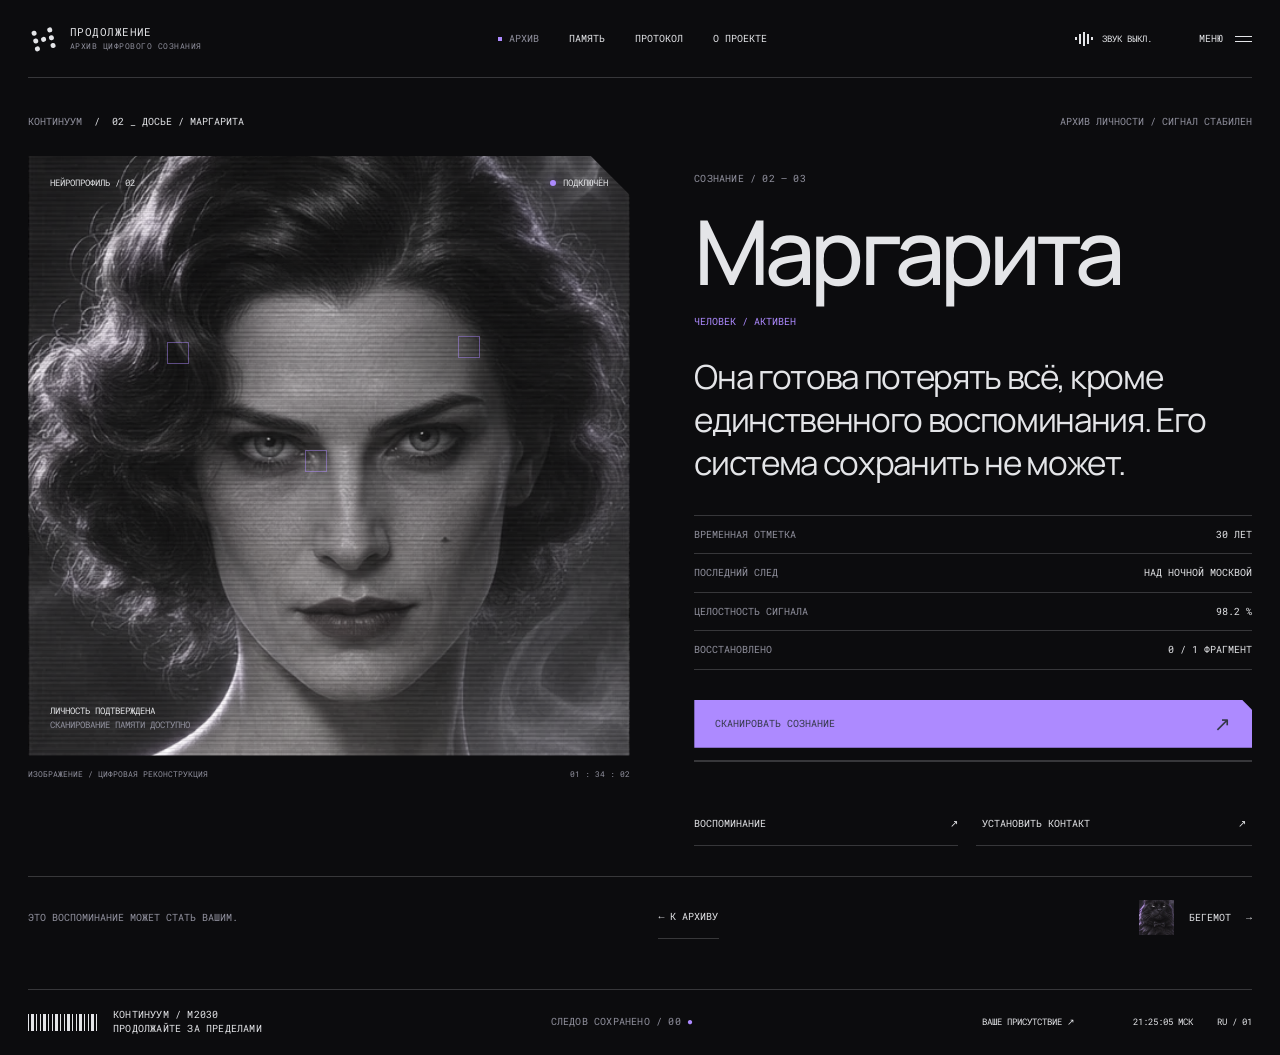
<file: margarita.html>
<!doctype html><html lang="ru"><head><meta charset="UTF-8"><meta name="viewport" content="width=device-width,initial-scale=1"><meta name="theme-color" content="#0c0c0e"><title>Маргарита — ПРОДОЛЖЕНИЕ</title><meta name="description" content="Интерактивный цифровой архив по мотивам «Мастера и Маргариты»: память, персонажи и ваш выбор."><link rel="icon" href="assets/favicon.svg" type="image/svg+xml"><link rel="stylesheet" href="assets/site.css"><link rel="preload" href="assets/fonts/manrope-500.ttf" as="font" type="font/ttf" crossorigin><link rel="preload" href="assets/fonts/roboto-mono-400.ttf" as="font" type="font/ttf" crossorigin></head><body data-page="margarita" data-theme="dark"><a class="skip" href="#main">Перейти к содержимому</a><header class="site-header"><a class="brand" href="index.html" aria-label="Продолжение — главная"><span class="brand-mark" aria-hidden="true"><i></i><i></i><i></i><i></i><i></i><i></i><i></i><i></i><i></i></span><span class="brand-name">ПРОДОЛЖЕНИЕ<small>АРХИВ ЦИФРОВОГО СОЗНАНИЯ</small></span></a>
<nav class="main-nav" aria-label="Основная навигация"><a href="archive.html">Архив</a><a href="memories.html">Память</a><a href="protocol.html">Протокол</a><a href="about.html">О проекте</a></nav>
<div class="header-actions"><button class="sound" type="button" aria-label="Включить звук" aria-pressed="false" title="Звук · клавиша M"><span class="sound-bars" aria-hidden="true"><i></i><i></i><i></i><i></i><i></i></span><span class="sound-text">ЗВУК ВЫКЛ.</span></button><button class="menu-toggle" aria-expanded="false" aria-controls="menu-panel" type="button">МЕНЮ <span class="menu-symbol" aria-hidden="true"><i></i><i></i></span></button></div></header><main id="main" class="page-main" tabindex="-1"><section class="page-shell profile-shell" data-character="margarita"><div class="eyebrow"><div class="crumbs"><a href="index.html">КОНТИНУУМ</a><span>/</span><span>02 _ ДОСЬЕ / МАРГАРИТА</span></div><span class="muted">АРХИВ ЛИЧНОСТИ / СИГНАЛ СТАБИЛЕН</span></div><div class="profile-grid"><div><div class="portrait-stage reveal"><img src="assets/images/margarita.webp" alt="Архивный портрет: Маргарита" width="512" height="1024"><span class="scanlines"></span><div class="portrait-top-label"><span>НЕЙРОПРОФИЛЬ / 02</span><span><i class="dot"></i>ПОДКЛЮЧЁН</span></div><div class="portrait-cross a"></div><div class="portrait-cross b"></div><div class="portrait-cross c"></div><div class="scan-beam"></div><div class="portrait-label">ЛИЧНОСТЬ ПОДТВЕРЖДЕНА<br><span class="muted">СКАНИРОВАНИЕ ПАМЯТИ ДОСТУПНО</span></div></div><div class="profile-caption"><span>ИЗОБРАЖЕНИЕ / ЦИФРОВАЯ РЕКОНСТРУКЦИЯ</span><span>01 : 34 : 02</span></div></div><div class="profile-info reveal"><div><span class="micro muted">СОЗНАНИЕ / 02 — 03</span><h1>Маргарита</h1><span class="role">Человек / АКТИВЕН</span><p class="profile-intro">Она готова потерять всё, кроме единственного воспоминания. Его система сохранить не может.</p></div><dl class="data-table"><div><dt>Временная отметка</dt><dd>30 лет</dd></div><div><dt>Последний след</dt><dd>Над ночной Москвой</dd></div><div><dt>Целостность сигнала</dt><dd>98.2 %</dd></div><div><dt>Восстановлено</dt><dd data-profile-memory>0 / 1 ФРАГМЕНТ</dd></div></dl><div class="profile-actions"><button class="button violet" type="button" data-scan>СКАНИРОВАТЬ СОЗНАНИЕ <span class="arrow">↗</span></button><div class="scan-progress" aria-hidden="true"><i></i></div><p class="scan-result" role="status"></p><div class="profile-actions-row"><a class="text-link" href="memories.html?character=margarita">Воспоминание <span>↗</span></a><button class="text-link" type="button" data-dialogue="margarita">Установить контакт <span>↗</span></button></div></div></div></div><div class="profile-switch"><p class="muted">ЭТО ВОСПОМИНАНИЕ МОЖЕТ СТАТЬ ВАШИМ.</p><a class="text-link" href="archive.html">← К архиву</a><a class="next-profile" href="behemoth.html"><img src="assets/images/behemoth.webp" alt="">Бегемот <span>→</span></a></div></section></main><footer class="site-footer"><div class="footer-brand"><span class="barcode" aria-hidden="true"></span><span class="micro">КОНТИНУУМ / М2030<br>ПРОДОЛЖАЙТЕ ЗА ПРЕДЕЛАМИ</span></div><span class="micro muted" data-session-status>СЕССИЯ АКТИВНА <span class="accent">●</span></span><div class="footer-right"><a href="mirror.html">Ваше присутствие ↗</a><span class="status-time" data-clock>00:00:00 МСК</span><span>RU / 01</span></div></footer><aside class="menu-panel" id="menu-panel" aria-label="Все разделы" hidden><div class="menu-panel-top"><a class="brand" href="index.html" aria-label="Продолжение — главная"><span class="brand-mark" aria-hidden="true"><i></i><i></i><i></i><i></i><i></i><i></i><i></i><i></i><i></i></span><span class="brand-name">ПРОДОЛЖЕНИЕ<small>АРХИВ ЦИФРОВОГО СОЗНАНИЯ</small></span></a><button class="menu-close" type="button">ЗАКРЫТЬ <span class="cross" aria-hidden="true"></span></button></div><div class="menu-layout"><nav class="menu-links" aria-label="Все страницы"><a href="index.html">Вход <small>00</small></a><a href="archive.html">Сознания <small>01 — 03</small></a><a href="memories.html">Воспоминания <small>04</small></a><a href="protocol.html">Протокол <small>05</small></a><a href="mirror.html">Присутствие <small>06</small></a><a href="ending.html">Ваша капсула <small>07</small></a><a href="about.html">О проекте <small>08</small></a></nav><div class="menu-aside"><span class="micro accent">НЕЗАВЕРШЁННОСТЬ — ЭТО НАЧАЛО</span><h2>Что делает вас<br>вами?</h2><p>Память, голос, лицо? Войдите в архив и решите, что заслуживает продолжения.</p><a class="button" href="protocol.html">Начать протокол <span class="arrow">↗</span></a></div></div><div class="menu-panel-bottom"><span class="micro">М. БУЛГАКОВ / ЦИФРОВАЯ ИНТЕРПРЕТАЦИЯ</span><button class="motion-toggle" type="button" aria-pressed="false">АНИМАЦИЯ ВКЛ.</button></div></aside>
<div class="modal" id="dialogue-modal" role="dialog" aria-modal="true" aria-labelledby="dialogue-title" hidden><div class="modal-box"><div class="modal-top"><span>КАНАЛ СВЯЗИ / СЦЕНАРНЫЙ ДИАЛОГ</span><button data-close-modal type="button" aria-label="Закрыть диалог">✕</button></div><h2 id="dialogue-title">Контакт установлен.</h2><p class="dialogue-answer" aria-live="polite"></p><div class="dialogue-options"></div><p class="modal-footnote">Художественная интерпретация персонажа. Ответы — часть истории этого проекта.</p></div></div>
<div class="transition-screen" aria-hidden="true"><span>▧ СИНХРОНИЗАЦИЯ АРХИВА _</span></div><div class="toast" role="status" aria-live="polite"></div><div class="cursor-dot" aria-hidden="true"></div><noscript><p class="noscript">Все страницы доступны по ссылкам. Для звука, 3D и интерактивных сцен включите JavaScript.</p></noscript><script src="assets/vendor/three.min.js" defer></script><script src="assets/scene.js" defer></script><script src="assets/app.js" defer></script></body></html>
</file>
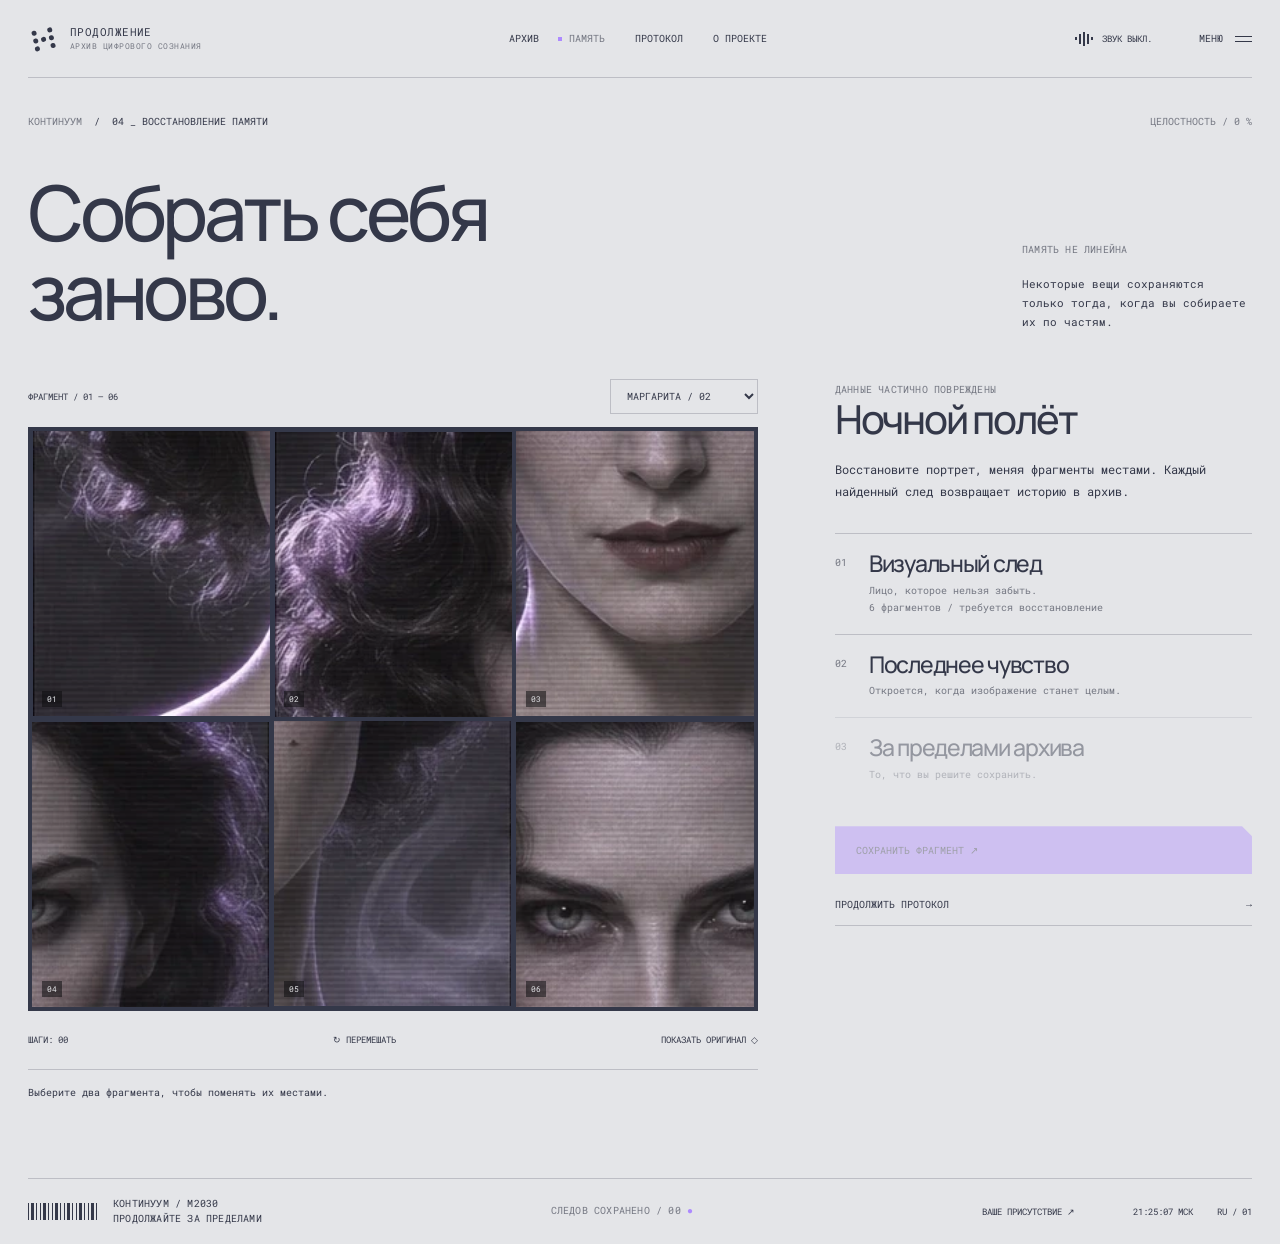
<file: memories.html>
<!doctype html><html lang="ru"><head><meta charset="UTF-8"><meta name="viewport" content="width=device-width,initial-scale=1"><meta name="theme-color" content="#e4e5e8"><title>Восстановление памяти — ПРОДОЛЖЕНИЕ</title><meta name="description" content="Интерактивный цифровой архив по мотивам «Мастера и Маргариты»: память, персонажи и ваш выбор."><link rel="icon" href="assets/favicon.svg" type="image/svg+xml"><link rel="stylesheet" href="assets/site.css"><link rel="preload" href="assets/fonts/manrope-500.ttf" as="font" type="font/ttf" crossorigin><link rel="preload" href="assets/fonts/roboto-mono-400.ttf" as="font" type="font/ttf" crossorigin></head><body data-page="memories" data-theme="light"><a class="skip" href="#main">Перейти к содержимому</a><header class="site-header"><a class="brand" href="index.html" aria-label="Продолжение — главная"><span class="brand-mark" aria-hidden="true"><i></i><i></i><i></i><i></i><i></i><i></i><i></i><i></i><i></i></span><span class="brand-name">ПРОДОЛЖЕНИЕ<small>АРХИВ ЦИФРОВОГО СОЗНАНИЯ</small></span></a>
<nav class="main-nav" aria-label="Основная навигация"><a href="archive.html">Архив</a><a href="memories.html">Память</a><a href="protocol.html">Протокол</a><a href="about.html">О проекте</a></nav>
<div class="header-actions"><button class="sound" type="button" aria-label="Включить звук" aria-pressed="false" title="Звук · клавиша M"><span class="sound-bars" aria-hidden="true"><i></i><i></i><i></i><i></i><i></i></span><span class="sound-text">ЗВУК ВЫКЛ.</span></button><button class="menu-toggle" aria-expanded="false" aria-controls="menu-panel" type="button">МЕНЮ <span class="menu-symbol" aria-hidden="true"><i></i><i></i></span></button></div></header><main id="main" class="page-main" tabindex="-1"><section class="page-shell"><div class="eyebrow"><div class="crumbs"><a href="index.html">КОНТИНУУМ</a><span>/</span><span>04 _ ВОССТАНОВЛЕНИЕ ПАМЯТИ</span></div><span class="muted">ЦЕЛОСТНОСТЬ / <span data-memory-integrity>0 %</span></span></div><div class="page-heading reveal"><h1>Собрать себя<br>заново.</h1><div class="side-copy"><div class="micro muted">ПАМЯТЬ НЕ ЛИНЕЙНА</div><p>Некоторые вещи сохраняются только тогда, когда вы собираете их по частям.</p></div></div><div class="memory-layout"><div class="reveal"><div class="memory-header"><span>ФРАГМЕНТ / 01 — 06</span><label><span class="visually-hidden">Выбрать персонажа</span><select class="selector" data-memory-character><option value="margarita">Маргарита / 02</option><option value="woland">Воланд / 01</option><option value="behemoth">Бегемот / 03</option></select></label></div><div class="puzzle-board" role="group" aria-label="Восстановление портрета: выберите два фрагмента, чтобы поменять их местами"></div><div class="board-controls"><span>ШАГИ: <span data-moves>00</span></span><button data-puzzle-shuffle type="button">↻ ПЕРЕМЕШАТЬ</button><button data-puzzle-hint type="button">ПОКАЗАТЬ ОРИГИНАЛ ◇</button></div><p class="board-status" role="status">Выберите два фрагмента, чтобы поменять их местами.</p></div><aside class="memory-aside reveal"><span class="micro muted">ДАННЫЕ ЧАСТИЧНО ПОВРЕЖДЕНЫ</span><h2 data-memory-title>Ночной полёт</h2><p>Восстановите портрет, меняя фрагменты местами. Каждый найденный след возвращает историю в архив.</p><div class="memory-entry"><span class="number">01</span><div><h3>Визуальный след</h3><p>Лицо, которое нельзя забыть.<br>6 фрагментов / требуется восстановление</p></div></div><div class="memory-entry"><span class="number">02</span><div><h3>Последнее чувство</h3><p>Откроется, когда изображение станет целым.</p></div></div><div class="memory-entry locked"><span class="number">03</span><div><h3>За пределами архива</h3><p>То, что вы решите сохранить.</p></div></div><div class="memory-excerpt" hidden><div class="micro muted">ВОСПОМИНАНИЕ ВОССТАНОВЛЕНО</div><p data-memory-excerpt></p></div><button class="button violet" data-save-memory disabled type="button">СОХРАНИТЬ ФРАГМЕНТ <span class="arrow">↗</span></button><a class="text-link" href="protocol.html" style="width:100%;margin-top:10px">Продолжить протокол <span>→</span></a></aside></div></section></main><footer class="site-footer"><div class="footer-brand"><span class="barcode" aria-hidden="true"></span><span class="micro">КОНТИНУУМ / М2030<br>ПРОДОЛЖАЙТЕ ЗА ПРЕДЕЛАМИ</span></div><span class="micro muted" data-session-status>СЕССИЯ АКТИВНА <span class="accent">●</span></span><div class="footer-right"><a href="mirror.html">Ваше присутствие ↗</a><span class="status-time" data-clock>00:00:00 МСК</span><span>RU / 01</span></div></footer><aside class="menu-panel" id="menu-panel" aria-label="Все разделы" hidden><div class="menu-panel-top"><a class="brand" href="index.html" aria-label="Продолжение — главная"><span class="brand-mark" aria-hidden="true"><i></i><i></i><i></i><i></i><i></i><i></i><i></i><i></i><i></i></span><span class="brand-name">ПРОДОЛЖЕНИЕ<small>АРХИВ ЦИФРОВОГО СОЗНАНИЯ</small></span></a><button class="menu-close" type="button">ЗАКРЫТЬ <span class="cross" aria-hidden="true"></span></button></div><div class="menu-layout"><nav class="menu-links" aria-label="Все страницы"><a href="index.html">Вход <small>00</small></a><a href="archive.html">Сознания <small>01 — 03</small></a><a href="memories.html">Воспоминания <small>04</small></a><a href="protocol.html">Протокол <small>05</small></a><a href="mirror.html">Присутствие <small>06</small></a><a href="ending.html">Ваша капсула <small>07</small></a><a href="about.html">О проекте <small>08</small></a></nav><div class="menu-aside"><span class="micro accent">НЕЗАВЕРШЁННОСТЬ — ЭТО НАЧАЛО</span><h2>Что делает вас<br>вами?</h2><p>Память, голос, лицо? Войдите в архив и решите, что заслуживает продолжения.</p><a class="button" href="protocol.html">Начать протокол <span class="arrow">↗</span></a></div></div><div class="menu-panel-bottom"><span class="micro">М. БУЛГАКОВ / ЦИФРОВАЯ ИНТЕРПРЕТАЦИЯ</span><button class="motion-toggle" type="button" aria-pressed="false">АНИМАЦИЯ ВКЛ.</button></div></aside>
<div class="modal" id="dialogue-modal" role="dialog" aria-modal="true" aria-labelledby="dialogue-title" hidden><div class="modal-box"><div class="modal-top"><span>КАНАЛ СВЯЗИ / СЦЕНАРНЫЙ ДИАЛОГ</span><button data-close-modal type="button" aria-label="Закрыть диалог">✕</button></div><h2 id="dialogue-title">Контакт установлен.</h2><p class="dialogue-answer" aria-live="polite"></p><div class="dialogue-options"></div><p class="modal-footnote">Художественная интерпретация персонажа. Ответы — часть истории этого проекта.</p></div></div>
<div class="transition-screen" aria-hidden="true"><span>▧ СИНХРОНИЗАЦИЯ АРХИВА _</span></div><div class="toast" role="status" aria-live="polite"></div><div class="cursor-dot" aria-hidden="true"></div><noscript><p class="noscript">Все страницы доступны по ссылкам. Для звука, 3D и интерактивных сцен включите JavaScript.</p></noscript><script src="assets/vendor/three.min.js" defer></script><script src="assets/scene.js" defer></script><script src="assets/app.js" defer></script></body></html>
</file>
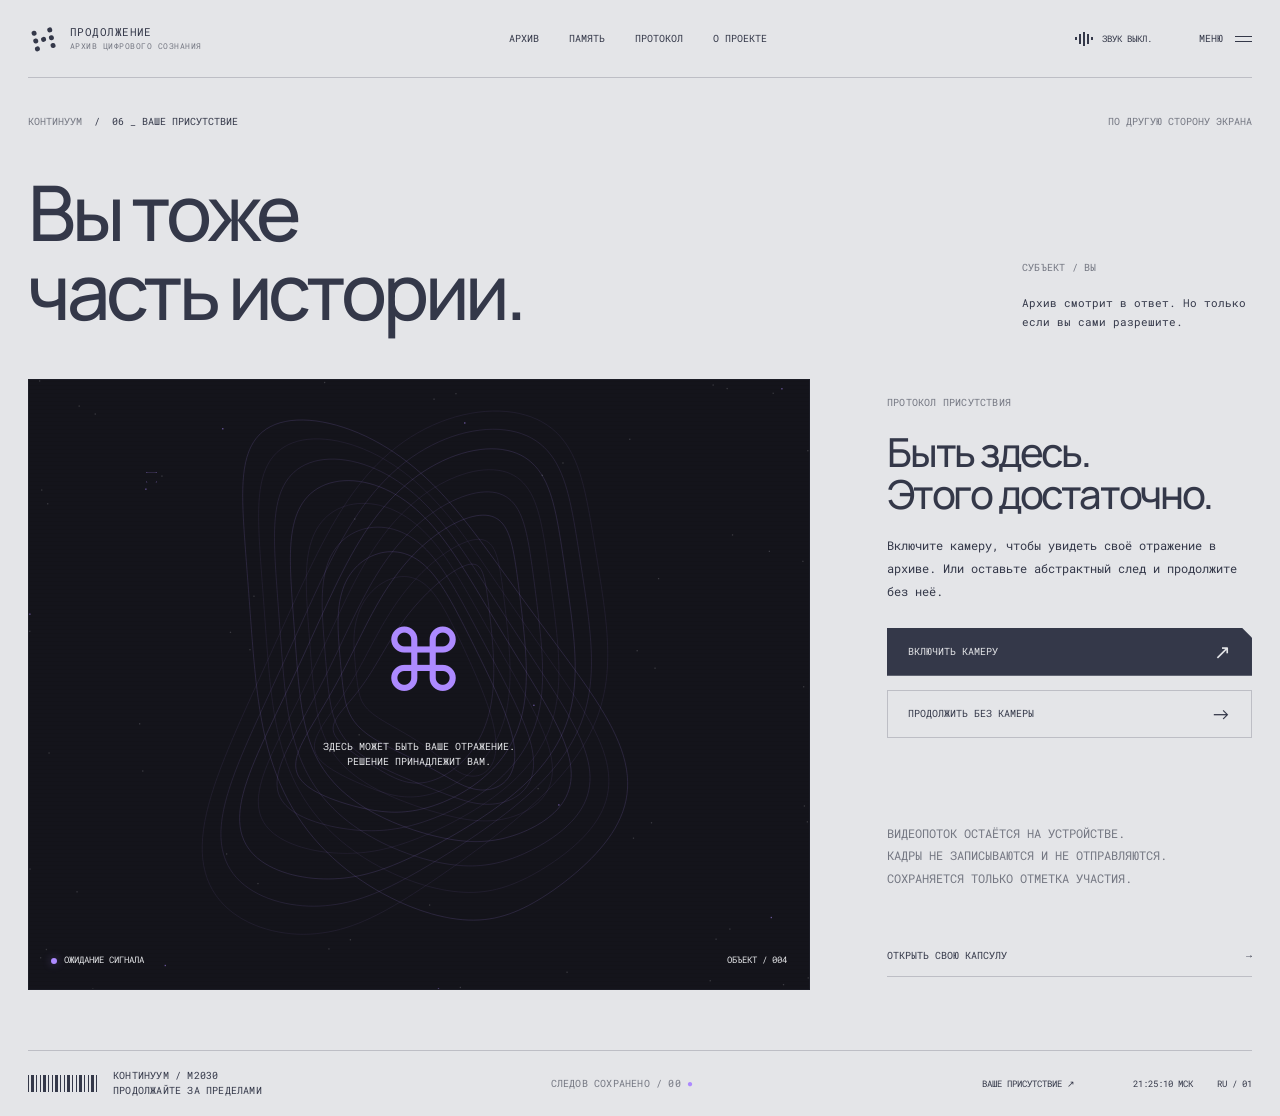
<file: mirror.html>
<!doctype html><html lang="ru"><head><meta charset="UTF-8"><meta name="viewport" content="width=device-width,initial-scale=1"><meta name="theme-color" content="#e4e5e8"><title>Ваше присутствие — ПРОДОЛЖЕНИЕ</title><meta name="description" content="Интерактивный цифровой архив по мотивам «Мастера и Маргариты»: память, персонажи и ваш выбор."><link rel="icon" href="assets/favicon.svg" type="image/svg+xml"><link rel="stylesheet" href="assets/site.css"><link rel="preload" href="assets/fonts/manrope-500.ttf" as="font" type="font/ttf" crossorigin><link rel="preload" href="assets/fonts/roboto-mono-400.ttf" as="font" type="font/ttf" crossorigin></head><body data-page="mirror" data-theme="light"><a class="skip" href="#main">Перейти к содержимому</a><header class="site-header"><a class="brand" href="index.html" aria-label="Продолжение — главная"><span class="brand-mark" aria-hidden="true"><i></i><i></i><i></i><i></i><i></i><i></i><i></i><i></i><i></i></span><span class="brand-name">ПРОДОЛЖЕНИЕ<small>АРХИВ ЦИФРОВОГО СОЗНАНИЯ</small></span></a>
<nav class="main-nav" aria-label="Основная навигация"><a href="archive.html">Архив</a><a href="memories.html">Память</a><a href="protocol.html">Протокол</a><a href="about.html">О проекте</a></nav>
<div class="header-actions"><button class="sound" type="button" aria-label="Включить звук" aria-pressed="false" title="Звук · клавиша M"><span class="sound-bars" aria-hidden="true"><i></i><i></i><i></i><i></i><i></i></span><span class="sound-text">ЗВУК ВЫКЛ.</span></button><button class="menu-toggle" aria-expanded="false" aria-controls="menu-panel" type="button">МЕНЮ <span class="menu-symbol" aria-hidden="true"><i></i><i></i></span></button></div></header><main id="main" class="page-main" tabindex="-1"><section class="page-shell"><div class="eyebrow"><div class="crumbs"><a href="index.html">КОНТИНУУМ</a><span>/</span><span>06 _ ВАШЕ ПРИСУТСТВИЕ</span></div><span class="muted">ПО ДРУГУЮ СТОРОНУ ЭКРАНА</span></div><div class="page-heading reveal"><h1>Вы тоже<br>часть истории.</h1><div class="side-copy"><div class="micro muted">СУБЪЕКТ / ВЫ</div><p>Архив смотрит в ответ. Но только если вы сами разрешите.</p></div></div><div class="mirror-layout"><div class="mirror-window corner-box reveal"><canvas data-mirror-canvas aria-label="Анимированное поле цифрового присутствия"></canvas><video data-mirror-video autoplay playsinline muted hidden></video><span class="scanlines"></span><div class="mirror-center"><span class="glyph" aria-hidden="true">⌘</span><p>ЗДЕСЬ МОЖЕТ БЫТЬ ВАШЕ ОТРАЖЕНИЕ.<br>РЕШЕНИЕ ПРИНАДЛЕЖИТ ВАМ.</p></div><div class="mirror-label"><span><i class="dot"></i><span data-mirror-mode>ОЖИДАНИЕ СИГНАЛА</span></span><span>ОБЪЕКТ / 004</span></div></div><aside class="mirror-aside reveal"><span class="micro muted">ПРОТОКОЛ ПРИСУТСТВИЯ</span><h2>Быть здесь.<br>Этого достаточно.</h2><p>Включите камеру, чтобы увидеть своё отражение в архиве. Или оставьте абстрактный след и продолжите без неё.</p><button class="button" data-camera-start type="button">ВКЛЮЧИТЬ КАМЕРУ <span class="arrow">↗</span></button><button class="button outline" data-camera-skip type="button">ПРОДОЛЖИТЬ БЕЗ КАМЕРЫ <span class="arrow">→</span></button><button class="button violet" data-presence-save type="button" hidden>СОХРАНИТЬ ПРИСУТСТВИЕ <span class="arrow">↗</span></button><p class="mirror-result" role="status"></p><p class="mirror-note">Видеопоток остаётся на устройстве.<br>Кадры не записываются и не отправляются.<br>Сохраняется только отметка участия.</p><a class="text-link" href="ending.html" style="margin-top:20px;width:100%">Открыть свою капсулу <span>→</span></a></aside></div></section></main><footer class="site-footer"><div class="footer-brand"><span class="barcode" aria-hidden="true"></span><span class="micro">КОНТИНУУМ / М2030<br>ПРОДОЛЖАЙТЕ ЗА ПРЕДЕЛАМИ</span></div><span class="micro muted" data-session-status>СЕССИЯ АКТИВНА <span class="accent">●</span></span><div class="footer-right"><a href="mirror.html">Ваше присутствие ↗</a><span class="status-time" data-clock>00:00:00 МСК</span><span>RU / 01</span></div></footer><aside class="menu-panel" id="menu-panel" aria-label="Все разделы" hidden><div class="menu-panel-top"><a class="brand" href="index.html" aria-label="Продолжение — главная"><span class="brand-mark" aria-hidden="true"><i></i><i></i><i></i><i></i><i></i><i></i><i></i><i></i><i></i></span><span class="brand-name">ПРОДОЛЖЕНИЕ<small>АРХИВ ЦИФРОВОГО СОЗНАНИЯ</small></span></a><button class="menu-close" type="button">ЗАКРЫТЬ <span class="cross" aria-hidden="true"></span></button></div><div class="menu-layout"><nav class="menu-links" aria-label="Все страницы"><a href="index.html">Вход <small>00</small></a><a href="archive.html">Сознания <small>01 — 03</small></a><a href="memories.html">Воспоминания <small>04</small></a><a href="protocol.html">Протокол <small>05</small></a><a href="mirror.html">Присутствие <small>06</small></a><a href="ending.html">Ваша капсула <small>07</small></a><a href="about.html">О проекте <small>08</small></a></nav><div class="menu-aside"><span class="micro accent">НЕЗАВЕРШЁННОСТЬ — ЭТО НАЧАЛО</span><h2>Что делает вас<br>вами?</h2><p>Память, голос, лицо? Войдите в архив и решите, что заслуживает продолжения.</p><a class="button" href="protocol.html">Начать протокол <span class="arrow">↗</span></a></div></div><div class="menu-panel-bottom"><span class="micro">М. БУЛГАКОВ / ЦИФРОВАЯ ИНТЕРПРЕТАЦИЯ</span><button class="motion-toggle" type="button" aria-pressed="false">АНИМАЦИЯ ВКЛ.</button></div></aside>
<div class="modal" id="dialogue-modal" role="dialog" aria-modal="true" aria-labelledby="dialogue-title" hidden><div class="modal-box"><div class="modal-top"><span>КАНАЛ СВЯЗИ / СЦЕНАРНЫЙ ДИАЛОГ</span><button data-close-modal type="button" aria-label="Закрыть диалог">✕</button></div><h2 id="dialogue-title">Контакт установлен.</h2><p class="dialogue-answer" aria-live="polite"></p><div class="dialogue-options"></div><p class="modal-footnote">Художественная интерпретация персонажа. Ответы — часть истории этого проекта.</p></div></div>
<div class="transition-screen" aria-hidden="true"><span>▧ СИНХРОНИЗАЦИЯ АРХИВА _</span></div><div class="toast" role="status" aria-live="polite"></div><div class="cursor-dot" aria-hidden="true"></div><noscript><p class="noscript">Все страницы доступны по ссылкам. Для звука, 3D и интерактивных сцен включите JavaScript.</p></noscript><script src="assets/vendor/three.min.js" defer></script><script src="assets/scene.js" defer></script><script src="assets/app.js" defer></script></body></html>
</file>
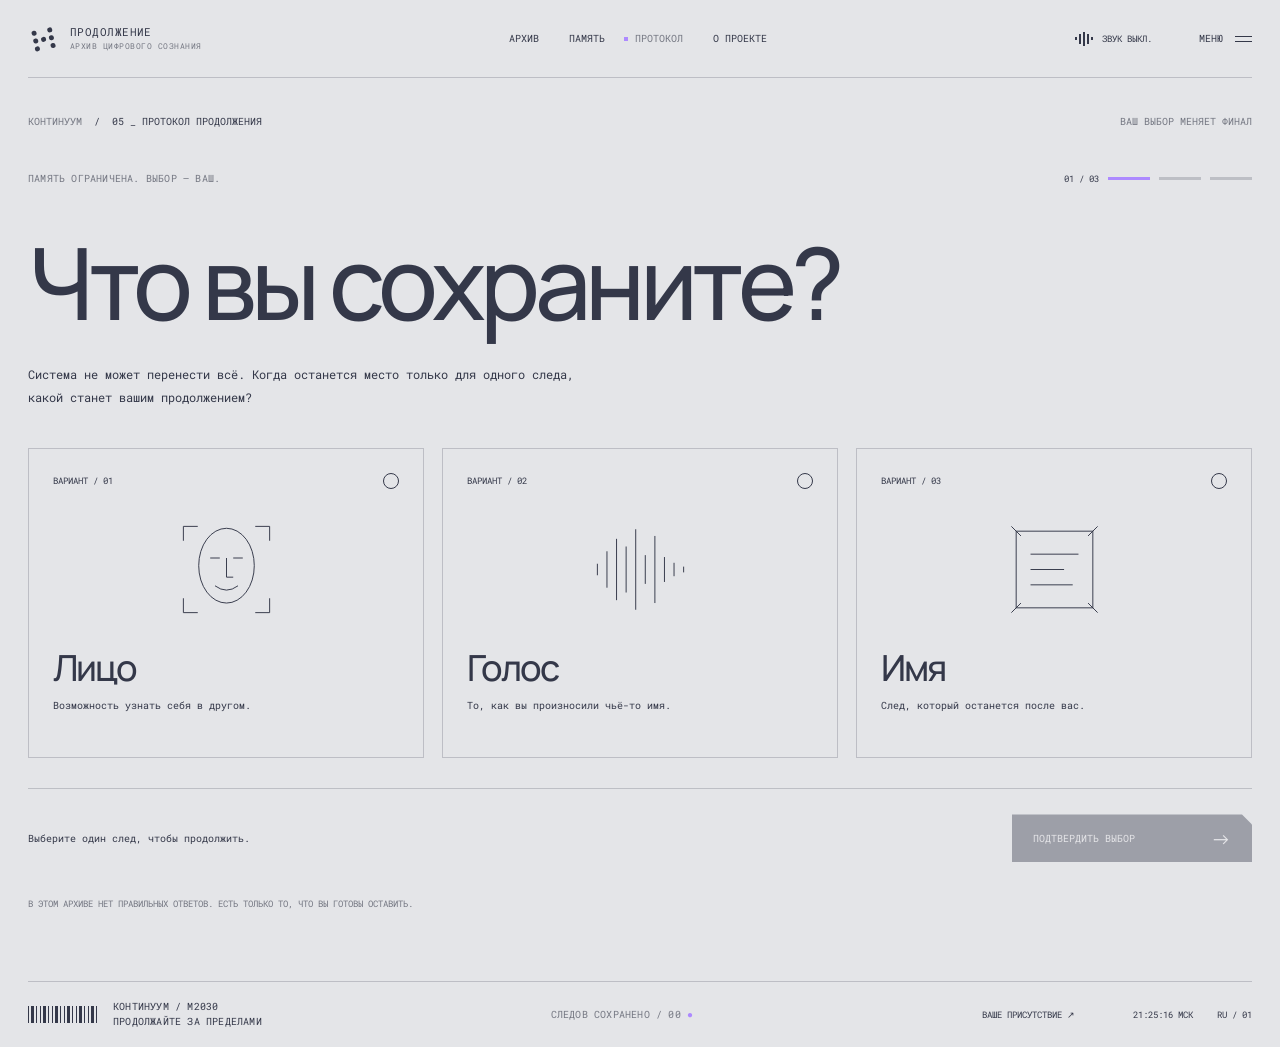
<file: protocol.html>
<!doctype html><html lang="ru"><head><meta charset="UTF-8"><meta name="viewport" content="width=device-width,initial-scale=1"><meta name="theme-color" content="#e4e5e8"><title>Протокол продолжения — ПРОДОЛЖЕНИЕ</title><meta name="description" content="Интерактивный цифровой архив по мотивам «Мастера и Маргариты»: память, персонажи и ваш выбор."><link rel="icon" href="assets/favicon.svg" type="image/svg+xml"><link rel="stylesheet" href="assets/site.css"><link rel="preload" href="assets/fonts/manrope-500.ttf" as="font" type="font/ttf" crossorigin><link rel="preload" href="assets/fonts/roboto-mono-400.ttf" as="font" type="font/ttf" crossorigin></head><body data-page="protocol" data-theme="light"><a class="skip" href="#main">Перейти к содержимому</a><header class="site-header"><a class="brand" href="index.html" aria-label="Продолжение — главная"><span class="brand-mark" aria-hidden="true"><i></i><i></i><i></i><i></i><i></i><i></i><i></i><i></i><i></i></span><span class="brand-name">ПРОДОЛЖЕНИЕ<small>АРХИВ ЦИФРОВОГО СОЗНАНИЯ</small></span></a>
<nav class="main-nav" aria-label="Основная навигация"><a href="archive.html">Архив</a><a href="memories.html">Память</a><a href="protocol.html">Протокол</a><a href="about.html">О проекте</a></nav>
<div class="header-actions"><button class="sound" type="button" aria-label="Включить звук" aria-pressed="false" title="Звук · клавиша M"><span class="sound-bars" aria-hidden="true"><i></i><i></i><i></i><i></i><i></i></span><span class="sound-text">ЗВУК ВЫКЛ.</span></button><button class="menu-toggle" aria-expanded="false" aria-controls="menu-panel" type="button">МЕНЮ <span class="menu-symbol" aria-hidden="true"><i></i><i></i></span></button></div></header><main id="main" class="page-main" tabindex="-1"><section class="page-shell protocol-shell"><div class="eyebrow"><div class="crumbs"><a href="index.html">КОНТИНУУМ</a><span>/</span><span>05 _ ПРОТОКОЛ ПРОДОЛЖЕНИЯ</span></div><span class="muted">ВАШ ВЫБОР МЕНЯЕТ ФИНАЛ</span></div><div class="protocol-header"><span class="micro muted">ПАМЯТЬ ОГРАНИЧЕНА. ВЫБОР — ВАШ.</span><div class="step-track"><span data-step-label>01 / 03</span><i class="active"></i><i></i><i></i></div></div><h1 class="protocol-title reveal" data-protocol-title>Что вы сохраните?</h1><p class="protocol-lead" data-protocol-lead>Система не может перенести всё. Когда останется место только для одного следа, какой станет вашим продолжением?</p><div class="choice-grid"><button class="choice" data-choice="face" aria-pressed="false" type="button"><span class="choice-top"><span>ВАРИАНТ / 01</span><span class="choice-check"></span></span><div class="choice-art"><svg viewBox="0 0 120 120" aria-hidden="true"><ellipse cx="60" cy="56" rx="29" ry="39"/><path d="M43 48h10m14 0h10M60 48v20h7M48 77q12 9 24 0M15 15h15M15 15v15M105 15H90m15 0v15M15 105h15M15 105V90m90 15H90m15 0V90"/></svg></div><div><h2>Лицо</h2><p>Возможность узнать себя в другом.</p></div></button><button class="choice" data-choice="voice" aria-pressed="false" type="button"><span class="choice-top"><span>ВАРИАНТ / 02</span><span class="choice-check"></span></span><div class="choice-art"><svg viewBox="0 0 120 120" aria-hidden="true"><path d="M15 54v12m10-25v38m10-51v64m10-56v48m10-66v84m10-57v30m10-50v70m10-48v26m10-20v14m10-10v6"/></svg></div><div><h2>Голос</h2><p>То, как вы произносили чьё-то имя.</p></div></button><button class="choice" data-choice="name" aria-pressed="false" type="button"><span class="choice-top"><span>ВАРИАНТ / 03</span><span class="choice-check"></span></span><div class="choice-art"><svg viewBox="0 0 120 120" aria-hidden="true"><rect x="20" y="20" width="80" height="80"/><path d="M35 44h50M35 60h35M35 76h44M15 15l10 10m70 70 10 10M15 105l10-10m70-70 10-10"/></svg></div><div><h2>Имя</h2><p>След, который останется после вас.</p></div></button></div><div class="protocol-bottom"><div><button class="protocol-back" data-protocol-back type="button" hidden>← ПРЕДЫДУЩИЙ ВОПРОС</button><p class="protocol-feedback" aria-live="polite">Выберите один след, чтобы продолжить.</p></div><button class="button" data-protocol-next disabled type="button">ПОДТВЕРДИТЬ ВЫБОР <span class="arrow">→</span></button></div><p class="protocol-footnote">В ЭТОМ АРХИВЕ НЕТ ПРАВИЛЬНЫХ ОТВЕТОВ. ЕСТЬ ТОЛЬКО ТО, ЧТО ВЫ ГОТОВЫ ОСТАВИТЬ.</p></section></main><footer class="site-footer"><div class="footer-brand"><span class="barcode" aria-hidden="true"></span><span class="micro">КОНТИНУУМ / М2030<br>ПРОДОЛЖАЙТЕ ЗА ПРЕДЕЛАМИ</span></div><span class="micro muted" data-session-status>СЕССИЯ АКТИВНА <span class="accent">●</span></span><div class="footer-right"><a href="mirror.html">Ваше присутствие ↗</a><span class="status-time" data-clock>00:00:00 МСК</span><span>RU / 01</span></div></footer><aside class="menu-panel" id="menu-panel" aria-label="Все разделы" hidden><div class="menu-panel-top"><a class="brand" href="index.html" aria-label="Продолжение — главная"><span class="brand-mark" aria-hidden="true"><i></i><i></i><i></i><i></i><i></i><i></i><i></i><i></i><i></i></span><span class="brand-name">ПРОДОЛЖЕНИЕ<small>АРХИВ ЦИФРОВОГО СОЗНАНИЯ</small></span></a><button class="menu-close" type="button">ЗАКРЫТЬ <span class="cross" aria-hidden="true"></span></button></div><div class="menu-layout"><nav class="menu-links" aria-label="Все страницы"><a href="index.html">Вход <small>00</small></a><a href="archive.html">Сознания <small>01 — 03</small></a><a href="memories.html">Воспоминания <small>04</small></a><a href="protocol.html">Протокол <small>05</small></a><a href="mirror.html">Присутствие <small>06</small></a><a href="ending.html">Ваша капсула <small>07</small></a><a href="about.html">О проекте <small>08</small></a></nav><div class="menu-aside"><span class="micro accent">НЕЗАВЕРШЁННОСТЬ — ЭТО НАЧАЛО</span><h2>Что делает вас<br>вами?</h2><p>Память, голос, лицо? Войдите в архив и решите, что заслуживает продолжения.</p><a class="button" href="protocol.html">Начать протокол <span class="arrow">↗</span></a></div></div><div class="menu-panel-bottom"><span class="micro">М. БУЛГАКОВ / ЦИФРОВАЯ ИНТЕРПРЕТАЦИЯ</span><button class="motion-toggle" type="button" aria-pressed="false">АНИМАЦИЯ ВКЛ.</button></div></aside>
<div class="modal" id="dialogue-modal" role="dialog" aria-modal="true" aria-labelledby="dialogue-title" hidden><div class="modal-box"><div class="modal-top"><span>КАНАЛ СВЯЗИ / СЦЕНАРНЫЙ ДИАЛОГ</span><button data-close-modal type="button" aria-label="Закрыть диалог">✕</button></div><h2 id="dialogue-title">Контакт установлен.</h2><p class="dialogue-answer" aria-live="polite"></p><div class="dialogue-options"></div><p class="modal-footnote">Художественная интерпретация персонажа. Ответы — часть истории этого проекта.</p></div></div>
<div class="transition-screen" aria-hidden="true"><span>▧ СИНХРОНИЗАЦИЯ АРХИВА _</span></div><div class="toast" role="status" aria-live="polite"></div><div class="cursor-dot" aria-hidden="true"></div><noscript><p class="noscript">Все страницы доступны по ссылкам. Для звука, 3D и интерактивных сцен включите JavaScript.</p></noscript><script src="assets/vendor/three.min.js" defer></script><script src="assets/scene.js" defer></script><script src="assets/app.js" defer></script></body></html>
</file>
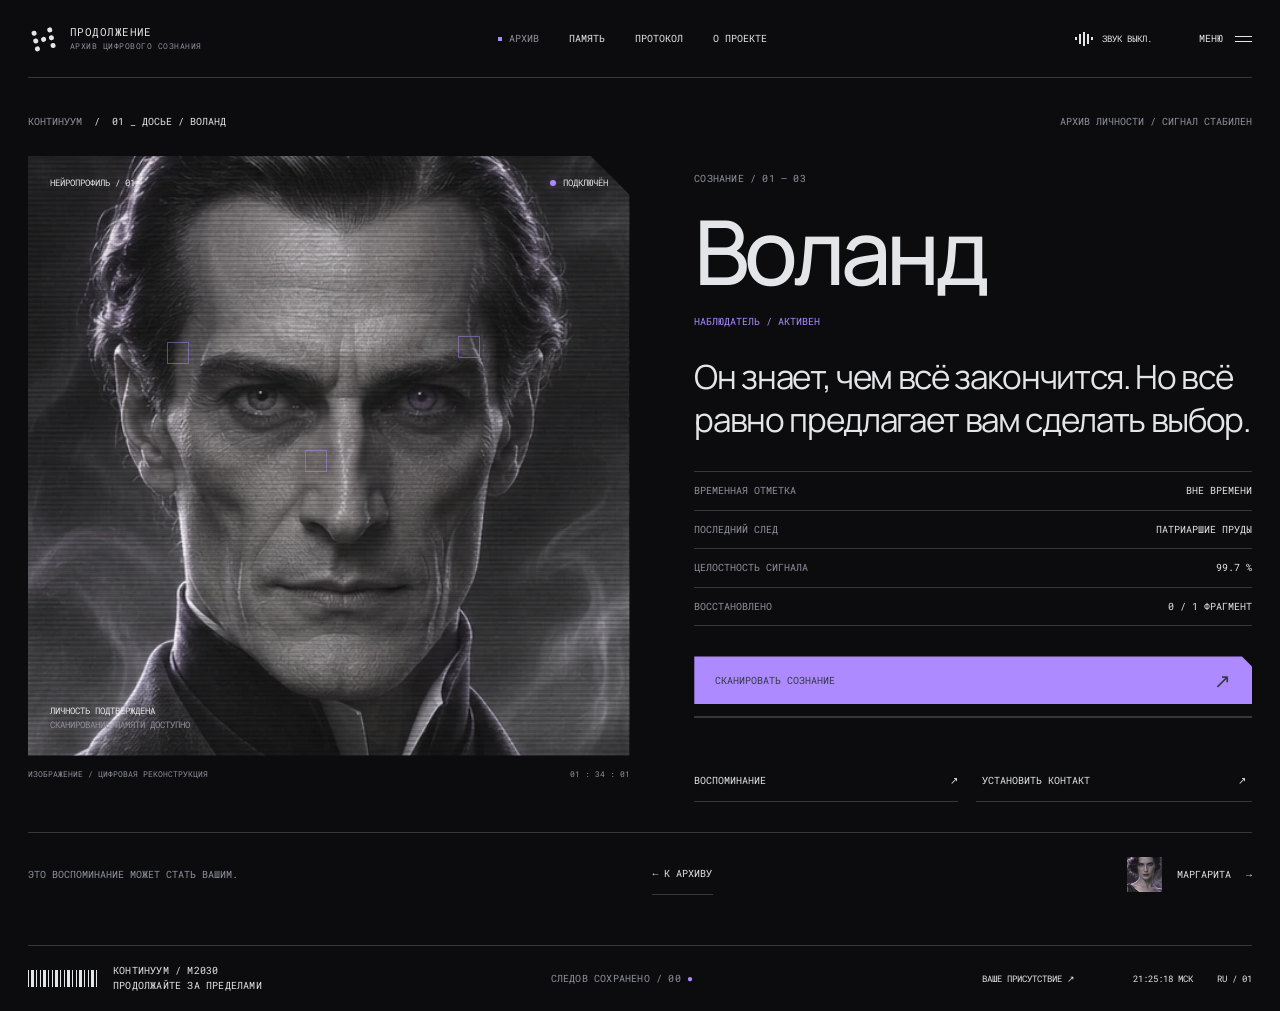
<file: woland.html>
<!doctype html><html lang="ru"><head><meta charset="UTF-8"><meta name="viewport" content="width=device-width,initial-scale=1"><meta name="theme-color" content="#0c0c0e"><title>Воланд — ПРОДОЛЖЕНИЕ</title><meta name="description" content="Интерактивный цифровой архив по мотивам «Мастера и Маргариты»: память, персонажи и ваш выбор."><link rel="icon" href="assets/favicon.svg" type="image/svg+xml"><link rel="stylesheet" href="assets/site.css"><link rel="preload" href="assets/fonts/manrope-500.ttf" as="font" type="font/ttf" crossorigin><link rel="preload" href="assets/fonts/roboto-mono-400.ttf" as="font" type="font/ttf" crossorigin></head><body data-page="woland" data-theme="dark"><a class="skip" href="#main">Перейти к содержимому</a><header class="site-header"><a class="brand" href="index.html" aria-label="Продолжение — главная"><span class="brand-mark" aria-hidden="true"><i></i><i></i><i></i><i></i><i></i><i></i><i></i><i></i><i></i></span><span class="brand-name">ПРОДОЛЖЕНИЕ<small>АРХИВ ЦИФРОВОГО СОЗНАНИЯ</small></span></a>
<nav class="main-nav" aria-label="Основная навигация"><a href="archive.html">Архив</a><a href="memories.html">Память</a><a href="protocol.html">Протокол</a><a href="about.html">О проекте</a></nav>
<div class="header-actions"><button class="sound" type="button" aria-label="Включить звук" aria-pressed="false" title="Звук · клавиша M"><span class="sound-bars" aria-hidden="true"><i></i><i></i><i></i><i></i><i></i></span><span class="sound-text">ЗВУК ВЫКЛ.</span></button><button class="menu-toggle" aria-expanded="false" aria-controls="menu-panel" type="button">МЕНЮ <span class="menu-symbol" aria-hidden="true"><i></i><i></i></span></button></div></header><main id="main" class="page-main" tabindex="-1"><section class="page-shell profile-shell" data-character="woland"><div class="eyebrow"><div class="crumbs"><a href="index.html">КОНТИНУУМ</a><span>/</span><span>01 _ ДОСЬЕ / ВОЛАНД</span></div><span class="muted">АРХИВ ЛИЧНОСТИ / СИГНАЛ СТАБИЛЕН</span></div><div class="profile-grid"><div><div class="portrait-stage reveal"><img src="assets/images/woland.webp" alt="Архивный портрет: Воланд" width="512" height="1024"><span class="scanlines"></span><div class="portrait-top-label"><span>НЕЙРОПРОФИЛЬ / 01</span><span><i class="dot"></i>ПОДКЛЮЧЁН</span></div><div class="portrait-cross a"></div><div class="portrait-cross b"></div><div class="portrait-cross c"></div><div class="scan-beam"></div><div class="portrait-label">ЛИЧНОСТЬ ПОДТВЕРЖДЕНА<br><span class="muted">СКАНИРОВАНИЕ ПАМЯТИ ДОСТУПНО</span></div></div><div class="profile-caption"><span>ИЗОБРАЖЕНИЕ / ЦИФРОВАЯ РЕКОНСТРУКЦИЯ</span><span>01 : 34 : 01</span></div></div><div class="profile-info reveal"><div><span class="micro muted">СОЗНАНИЕ / 01 — 03</span><h1>Воланд</h1><span class="role">Наблюдатель / АКТИВЕН</span><p class="profile-intro">Он знает, чем всё закончится. Но всё равно предлагает вам сделать выбор.</p></div><dl class="data-table"><div><dt>Временная отметка</dt><dd>Вне времени</dd></div><div><dt>Последний след</dt><dd>Патриаршие пруды</dd></div><div><dt>Целостность сигнала</dt><dd>99.7 %</dd></div><div><dt>Восстановлено</dt><dd data-profile-memory>0 / 1 ФРАГМЕНТ</dd></div></dl><div class="profile-actions"><button class="button violet" type="button" data-scan>СКАНИРОВАТЬ СОЗНАНИЕ <span class="arrow">↗</span></button><div class="scan-progress" aria-hidden="true"><i></i></div><p class="scan-result" role="status"></p><div class="profile-actions-row"><a class="text-link" href="memories.html?character=woland">Воспоминание <span>↗</span></a><button class="text-link" type="button" data-dialogue="woland">Установить контакт <span>↗</span></button></div></div></div></div><div class="profile-switch"><p class="muted">ЭТО ВОСПОМИНАНИЕ МОЖЕТ СТАТЬ ВАШИМ.</p><a class="text-link" href="archive.html">← К архиву</a><a class="next-profile" href="margarita.html"><img src="assets/images/margarita.webp" alt="">Маргарита <span>→</span></a></div></section></main><footer class="site-footer"><div class="footer-brand"><span class="barcode" aria-hidden="true"></span><span class="micro">КОНТИНУУМ / М2030<br>ПРОДОЛЖАЙТЕ ЗА ПРЕДЕЛАМИ</span></div><span class="micro muted" data-session-status>СЕССИЯ АКТИВНА <span class="accent">●</span></span><div class="footer-right"><a href="mirror.html">Ваше присутствие ↗</a><span class="status-time" data-clock>00:00:00 МСК</span><span>RU / 01</span></div></footer><aside class="menu-panel" id="menu-panel" aria-label="Все разделы" hidden><div class="menu-panel-top"><a class="brand" href="index.html" aria-label="Продолжение — главная"><span class="brand-mark" aria-hidden="true"><i></i><i></i><i></i><i></i><i></i><i></i><i></i><i></i><i></i></span><span class="brand-name">ПРОДОЛЖЕНИЕ<small>АРХИВ ЦИФРОВОГО СОЗНАНИЯ</small></span></a><button class="menu-close" type="button">ЗАКРЫТЬ <span class="cross" aria-hidden="true"></span></button></div><div class="menu-layout"><nav class="menu-links" aria-label="Все страницы"><a href="index.html">Вход <small>00</small></a><a href="archive.html">Сознания <small>01 — 03</small></a><a href="memories.html">Воспоминания <small>04</small></a><a href="protocol.html">Протокол <small>05</small></a><a href="mirror.html">Присутствие <small>06</small></a><a href="ending.html">Ваша капсула <small>07</small></a><a href="about.html">О проекте <small>08</small></a></nav><div class="menu-aside"><span class="micro accent">НЕЗАВЕРШЁННОСТЬ — ЭТО НАЧАЛО</span><h2>Что делает вас<br>вами?</h2><p>Память, голос, лицо? Войдите в архив и решите, что заслуживает продолжения.</p><a class="button" href="protocol.html">Начать протокол <span class="arrow">↗</span></a></div></div><div class="menu-panel-bottom"><span class="micro">М. БУЛГАКОВ / ЦИФРОВАЯ ИНТЕРПРЕТАЦИЯ</span><button class="motion-toggle" type="button" aria-pressed="false">АНИМАЦИЯ ВКЛ.</button></div></aside>
<div class="modal" id="dialogue-modal" role="dialog" aria-modal="true" aria-labelledby="dialogue-title" hidden><div class="modal-box"><div class="modal-top"><span>КАНАЛ СВЯЗИ / СЦЕНАРНЫЙ ДИАЛОГ</span><button data-close-modal type="button" aria-label="Закрыть диалог">✕</button></div><h2 id="dialogue-title">Контакт установлен.</h2><p class="dialogue-answer" aria-live="polite"></p><div class="dialogue-options"></div><p class="modal-footnote">Художественная интерпретация персонажа. Ответы — часть истории этого проекта.</p></div></div>
<div class="transition-screen" aria-hidden="true"><span>▧ СИНХРОНИЗАЦИЯ АРХИВА _</span></div><div class="toast" role="status" aria-live="polite"></div><div class="cursor-dot" aria-hidden="true"></div><noscript><p class="noscript">Все страницы доступны по ссылкам. Для звука, 3D и интерактивных сцен включите JavaScript.</p></noscript><script src="assets/vendor/three.min.js" defer></script><script src="assets/scene.js" defer></script><script src="assets/app.js" defer></script></body></html>
</file>
<file: assets/site.css>
@import url('./fonts/fonts.css');
:root{--bg:#e4e5e8;--paper:#f4f4f4;--ink:#343849;--ink-rgb:52,56,73;--muted:#747782;--line:rgba(52,56,73,.22);--violet:#ad8aff;--dark:#0c0c0e;--mono:'Roboto Mono',monospace;--sans:'Manrope',Arial,sans-serif;--gutter:28px;--ease:cubic-bezier(.16,1,.3,1)}
*{box-sizing:border-box}html{scroll-behavior:smooth;scroll-padding-top:90px}body{margin:0;background:var(--bg);color:var(--ink);font-family:var(--mono);font-size:12px;line-height:1.55;-webkit-font-smoothing:antialiased}body[data-theme=dark]{--bg:#0c0c0e;--ink:#e4e5e8;--ink-rgb:228,229,232;--muted:#91919e;--line:rgba(228,229,232,.2);background:var(--bg)}button,input,textarea,select{font:inherit;color:inherit}a{color:inherit;text-decoration:none}button{border:0;background:none;cursor:pointer}button,a,input,select{touch-action:manipulation}button:disabled{opacity:.4;cursor:not-allowed}button:focus-visible,a:focus-visible,input:focus-visible,select:focus-visible{outline:2px solid var(--violet);outline-offset:5px}img{display:block;max-width:100%}svg{display:block}p,h1,h2,h3{margin:0}h1,h2,h3{font-family:var(--sans);font-weight:500;line-height:1.04;letter-spacing:-.055em}::selection{background:var(--violet);color:#343849}[hidden]{display:none!important}.skip{position:fixed;top:-60px;left:20px;background:var(--violet);z-index:100;padding:12px}.skip:focus{top:10px}.mono{font-family:var(--mono);font-weight:400;letter-spacing:0;text-transform:uppercase}.micro{font-size:10px;line-height:1.45;text-transform:uppercase;letter-spacing:.02em}.muted{color:var(--muted)}.accent{color:var(--violet)}.dot{display:inline-block;width:6px;height:6px;background:var(--violet);border-radius:50%;vertical-align:middle;margin-right:7px;box-shadow:0 0 9px #ad8aff66}.sq{display:inline-block;width:6px;height:6px;background:currentColor;margin-right:8px}.cross{position:relative;width:16px;height:16px}.cross:before,.cross:after{content:'';background:currentColor;position:absolute;inset:7px 0 auto;height:1px}.cross:after{transform:rotate(90deg)}.site-header{height:78px;margin:0 var(--gutter);border-bottom:1px solid var(--line);display:flex;justify-content:space-between;align-items:center;gap:22px;position:relative;z-index:20}.brand{display:flex;align-items:center;gap:12px;flex-shrink:0}.brand-mark{width:30px;height:30px;display:grid;grid-template-columns:repeat(3,5px);grid-template-rows:repeat(3,5px);gap:3px;align-content:center;justify-content:center;transform:rotate(-12deg)}.brand-mark i{background:currentColor;border-radius:50%}.brand-mark i:nth-child(2),.brand-mark i:nth-child(8){opacity:0}.brand-name{line-height:1.2;font-size:11px;letter-spacing:.04em}.brand-name small{display:block;font-size:8px;color:var(--muted);margin-top:4px;letter-spacing:.06em}.main-nav{display:flex;gap:30px;font-size:10px;text-transform:uppercase}.main-nav a{position:relative;transition:color .25s}.main-nav a:before{content:'';position:absolute;left:-11px;top:6px;width:4px;height:4px;background:var(--violet);opacity:0}.main-nav a:hover,.main-nav a[aria-current=page]{color:var(--muted)}.main-nav a[aria-current=page]:before{opacity:1}.header-actions{display:flex;align-items:center;gap:22px}.sound{display:flex;gap:9px;align-items:center;font-size:9px;min-width:102px;padding:10px 0}.sound-bars{display:flex;gap:2px;height:14px;align-items:center}.sound-bars i{display:block;width:2px;height:3px;background:currentColor;transition:height .3s}.sound-bars i:nth-child(2n){height:10px}.sound-bars i:nth-child(3){height:14px}.sound[aria-pressed=true] .sound-bars i{animation:equalize .8s ease-in-out infinite alternate}.sound[aria-pressed=true] .sound-bars i:nth-child(2n){animation-delay:-.35s}.menu-toggle{display:flex;gap:12px;align-items:center;padding:12px 0;font-size:10px}.menu-symbol{display:flex;flex-direction:column;gap:4px;width:17px}.menu-symbol i{height:1px;width:17px;background:currentColor}.site-footer{margin:0 var(--gutter);min-height:66px;border-top:1px solid var(--line);display:flex;align-items:center;justify-content:space-between;gap:20px;font-size:9px;text-transform:uppercase;position:relative;z-index:2}.footer-brand{display:flex;gap:15px;align-items:center}.barcode{height:17px;width:70px;background:repeating-linear-gradient(90deg,currentColor 0 1px,transparent 1px 3px,currentColor 3px 6px,transparent 6px 8px,currentColor 8px 9px,transparent 9px 12px)}.footer-right{display:flex;gap:24px}.footer-right a:hover{text-decoration:underline}.status-time{min-width:94px;text-align:right}.page-main{min-height:calc(100svh - 144px)}.page-shell{padding:36px var(--gutter) 60px}.eyebrow{display:flex;align-items:center;justify-content:space-between;gap:20px;font-size:10px;text-transform:uppercase;margin-bottom:42px}.crumbs{display:flex;gap:12px;align-items:center}.crumbs a{color:var(--muted)}.page-heading{display:flex;justify-content:space-between;align-items:flex-end;gap:40px;margin-bottom:48px}.page-heading h1{font-size:clamp(44px,6vw,88px);max-width:960px}.page-heading .side-copy{width:230px;flex-shrink:0}.side-copy p{font-size:11px;line-height:1.7;max-width:260px}.side-copy .micro{margin-bottom:18px}.button{min-height:48px;display:inline-flex;align-items:center;justify-content:space-between;gap:32px;padding:0 21px;background:var(--ink);color:var(--bg);text-transform:uppercase;font-size:10px;position:relative;clip-path:polygon(0 0,calc(100% - 10px) 0,100% 10px,100% 100%,0 100%);transition:background .25s,color .25s,transform .25s}.button:hover{background:var(--violet);color:#343849;transform:translateY(-2px)}.button .arrow{font:20px var(--sans)}.button.light{background:var(--paper);color:#343849}.button.violet{background:var(--violet);color:#343849}.button.outline{background:transparent;box-shadow:inset 0 0 0 1px var(--line);color:var(--ink);clip-path:none}.button.outline:hover{background:var(--ink);color:var(--bg)}.text-link{display:inline-flex;align-items:center;justify-content:space-between;gap:30px;min-height:42px;font-size:10px;text-transform:uppercase;border-bottom:1px solid var(--line)}.text-link:hover{color:var(--muted)}.corner-box{position:relative;background:rgba(var(--ink-rgb),.035);border:1px solid var(--line)}.corner-box:before,.corner-box:after{content:'';position:absolute;width:9px;height:9px;border-color:currentColor;pointer-events:none}.corner-box:before{top:-1px;left:-1px;border-left:1px solid;border-top:1px solid}.corner-box:after{bottom:-1px;right:-1px;border-right:1px solid;border-bottom:1px solid}.number{font:10px var(--mono);letter-spacing:0}.glyph{display:block;font:42px var(--sans);letter-spacing:-.1em}.reveal{animation:reveal .8s var(--ease) both}.reveal:nth-child(2){animation-delay:.08s}.reveal:nth-child(3){animation-delay:.16s}
/* ENTRY */
.hero{padding:28px var(--gutter) 0;position:relative;overflow:hidden;min-height:calc(100svh - 144px);display:flex;flex-direction:column}.hero-topline{display:flex;justify-content:space-between;align-items:flex-start;font-size:10px;text-transform:uppercase;position:relative;z-index:2}.hero-topline>div{max-width:210px}.hero-topline>div:last-child{text-align:right}.hero-stage{position:relative;flex:1;min-height:420px;height:53vh;max-height:650px}.scene-visual{position:absolute;left:50%;top:49%;width:min(76vw,1040px);height:117%;transform:translate(-50%,-50%);isolation:isolate;perspective:1000px}.hero-render{width:100%;height:100%;object-fit:contain;mix-blend-mode:multiply;animation:levitate 7s ease-in-out infinite;transition:opacity 1s;transform-style:preserve-3d}.scene-visual canvas{position:absolute;inset:0;width:100%;height:100%;z-index:2;opacity:0;transition:opacity 1s;touch-action:pan-y}.scene-visual[data-renderer=webgl] canvas{opacity:1}.scene-visual[data-renderer=webgl] .hero-render{opacity:0}.stage-label{position:absolute;left:0;top:44%;width:170px;font-size:10px;text-transform:uppercase;line-height:1.6}.stage-label .micro{margin-top:18px;color:var(--muted)}.stage-question{position:absolute;right:1.6%;top:44%;font:clamp(20px,2vw,30px)/1.15 var(--sans);letter-spacing:-.045em;width:205px}.stage-question small{display:block;font:9px var(--mono);text-transform:uppercase;letter-spacing:0;margin-top:18px;line-height:1.6;color:var(--muted)}.reticle{position:absolute;width:36px;height:36px;border:1px solid var(--line)}.reticle:before,.reticle:after{position:absolute;content:'';background:var(--ink)}.reticle:before{height:1px;width:8px;top:17px;left:13px}.reticle:after{width:1px;height:8px;left:17px;top:13px}.reticle.one{left:29%;top:20%}.reticle.two{right:28%;bottom:15%;width:20px;height:20px;opacity:.4}.reticle.two:before,.reticle.two:after{display:none}.folder{position:absolute;width:166px;transition:transform .5s var(--ease);color:var(--ink)}.folder:hover{transform:translateY(-8px) rotate(-2deg)}.folder-tab{height:21px;clip-path:polygon(0 0,88% 0,100% 100%,0 100%);background:var(--ink);color:var(--bg);font-size:8px;width:114px;display:flex;align-items:center;padding-left:10px;gap:8px}.folder-body{height:125px;border:1px solid var(--line);background:#e4e5e899;backdrop-filter:blur(7px);padding:13px;display:flex;flex-direction:column;justify-content:space-between;box-shadow:9px 12px 30px #3438490a;border-radius:0 3px 3px 3px}.folder-body .folder-art{position:relative;height:70px;display:grid;place-items:center}.folder.one{top:13px;left:5%}.folder.two{top:8px;right:2%}.folder.three{bottom:16px;left:4%}.folder.four{bottom:16px;right:3%}.folder-code{font-size:7px;opacity:.65;display:flex;justify-content:space-between}.folder .grid-icon{width:42px;height:42px;border:1px solid var(--ink);position:relative;transform:rotate(-10deg)}.grid-icon:before{content:'';position:absolute;inset:6px;border:1px solid var(--ink)}.folder .profile-thumb{height:71px;width:71px;object-fit:cover;filter:grayscale(1);opacity:.8;mix-blend-mode:multiply}.folder .orb-icon{height:51px;width:51px;border-radius:50%;border:1px solid var(--ink);box-shadow:inset -9px -2px 0 #34384920;transform:rotate(-20deg)}.folder .orb-icon:after{content:'';height:20px;width:66px;border:1px solid;position:absolute;left:-8px;top:14px;border-radius:50%;transform:rotate(-30deg)}.folder .fold-lines{width:46px;height:44px;border:1px solid;transform:rotate(45deg)}.fold-lines:before,.fold-lines:after{content:'';position:absolute;inset:8px;border:1px solid}.fold-lines:after{inset:16px}.enter-wrap{display:flex;justify-content:center;position:relative;z-index:4;margin-top:-24px;margin-bottom:12px}.enter-button{padding:14px 24px;border:1px solid var(--ink);background:#e4e5e8cc;backdrop-filter:blur(12px);display:flex;gap:22px;align-items:center;font-size:9px;text-transform:uppercase;transition:background .2s}.enter-button kbd{font:9px var(--mono);border:1px solid var(--ink);padding:5px 14px;box-shadow:0 2px 0 #34384930;min-width:74px;text-align:center}.enter-button:hover{background:var(--violet)}.hero-bottom-labels{display:flex;justify-content:space-between;font-size:8px;text-transform:uppercase;margin:0 0 8px}.hero-title{font:500 clamp(48px,10.56vw,180px)/1.02 var(--sans);letter-spacing:-.078em;white-space:nowrap;margin-left:-.055em;text-align:center;padding-bottom:10px}.hero-title .title-dot{display:inline-block;width:.055em;height:.055em;background:var(--ink);margin-left:.04em}
/* ARCHIVE */
.archive-toolbar{display:flex;justify-content:space-between;gap:20px;align-items:center;padding:20px 0;border-top:1px solid var(--line)}.filter-group{display:flex;gap:5px;flex-wrap:wrap}.filter{padding:9px 14px;border:1px solid transparent;font-size:10px;text-transform:uppercase}.filter[aria-pressed=true]{border-color:var(--ink)}.filter:hover{background:rgba(var(--ink-rgb),.07)}.search-field{border:0;border-bottom:1px solid var(--line);background:transparent;padding:9px 24px 9px 0;width:230px;border-radius:0;font-size:10px}.search-wrap{position:relative}.search-wrap:after{content:'⌕';position:absolute;right:3px;top:4px;font-size:24px;pointer-events:none}.archive-count{font-size:9px;color:var(--muted);margin-left:auto;margin-right:25px}.cast-grid{display:grid;grid-template-columns:repeat(3,1fr);gap:20px}.character-card{display:block;position:relative;min-width:0}.character-image{height:clamp(300px,31vw,500px);background:#17171b;position:relative;overflow:hidden;clip-path:polygon(0 0,calc(100% - 25px) 0,100% 25px,100% 100%,0 100%)}.character-image>img{width:100%;height:100%;object-fit:cover;object-position:center 25%;filter:saturate(.25);transition:transform 1s var(--ease),filter .5s}.character-card:hover .character-image>img{transform:scale(1.055);filter:saturate(.7)}.scanlines{position:absolute;inset:0;background:repeating-linear-gradient(0deg,transparent 0 3px,#00000012 3px 4px);pointer-events:none;z-index:2}.character-image:after{content:'';position:absolute;inset:0;background:linear-gradient(180deg,#0004,transparent 35%,#000b)}.image-top{position:absolute;top:18px;left:20px;right:20px;z-index:3;display:flex;justify-content:space-between;color:#e4e5e8;font-size:9px;text-transform:uppercase}.image-bottom{position:absolute;bottom:22px;left:22px;right:22px;z-index:3;color:#f4f4f4;display:flex;justify-content:space-between;align-items:flex-end}.image-bottom h2{font-size:clamp(34px,3.5vw,54px)}.image-bottom .card-arrow{font:26px var(--sans);width:38px;height:38px;border:1px solid #ffffff55;display:grid;place-items:center;transition:background .3s}.character-card:hover .card-arrow{background:var(--violet);color:#343849}.card-info{display:flex;gap:20px;padding:20px 0 30px;border-bottom:1px solid var(--line)}.card-info p{font-size:11px;line-height:1.65;max-width:310px}.card-info .number{padding-top:2px;font-size:9px;color:var(--muted)}.archive-bottom{margin-top:35px;display:flex;justify-content:space-between;align-items:center}.archive-bottom p{font-size:10px;max-width:410px}.empty-results{padding:80px 20px;text-align:center;border:1px solid var(--line);grid-column:1/-1}.empty-results h2{font-size:36px;margin-bottom:12px}
/* DOSSIERS */
.profile-shell{padding-bottom:50px}.profile-shell .eyebrow{margin-bottom:26px}.profile-grid{display:grid;grid-template-columns:1.08fr 1fr;gap:5vw;align-items:stretch}.portrait-stage{position:relative;min-height:600px;background:#141417;overflow:hidden;clip-path:polygon(0 0,calc(100% - 40px) 0,100% 40px,100% 100%,0 100%)}.portrait-stage>img{width:100%;height:100%;position:absolute;object-fit:cover;object-position:center 25%;filter:grayscale(.75);transition:filter 1s}.portrait-stage.is-scanning>img{filter:grayscale(0) contrast(1.2)}.portrait-cross{position:absolute;width:22px;height:22px;border:1px solid #ad8aff77;z-index:3}.portrait-cross.a{left:23%;top:31%}.portrait-cross.b{right:25%;top:30%}.portrait-cross.c{left:46%;top:49%}.portrait-label{position:absolute;left:22px;bottom:24px;z-index:4;max-width:200px;font-size:9px;text-transform:uppercase}.portrait-top-label{position:absolute;top:20px;left:22px;right:22px;display:flex;justify-content:space-between;z-index:4;font-size:9px;text-transform:uppercase}.scan-beam{position:absolute;inset:0 0 auto;height:2px;background:var(--violet);box-shadow:0 0 35px 12px #ad8aff55;transform:translateY(-100%);opacity:0;z-index:5}.is-scanning .scan-beam{animation:scanbeam 2.5s ease-in-out}.profile-info{padding:12px 0 0;display:flex;flex-direction:column;align-items:flex-start;justify-content:space-between;gap:30px}.profile-info h1{font-size:clamp(60px,7vw,104px);margin-top:18px;margin-bottom:14px}.profile-info .role{font-size:10px;text-transform:uppercase;color:var(--violet)}.profile-intro{font:clamp(23px,2.6vw,36px)/1.3 var(--sans);letter-spacing:-.04em;max-width:580px;margin-top:25px}.data-table{width:100%;border-top:1px solid var(--line);margin:0}.data-table>div{display:flex;justify-content:space-between;gap:20px;padding:11px 0;border-bottom:1px solid var(--line);font-size:10px;text-transform:uppercase}.data-table dt{color:var(--muted)}.data-table dd{margin:0;text-align:right}.profile-actions{width:100%;display:flex;flex-direction:column;gap:12px}.profile-actions .button{width:100%}.profile-actions-row{display:flex;justify-content:space-between;gap:18px}.profile-actions-row>*{flex:1}.profile-switch{display:flex;justify-content:space-between;align-items:center;margin-top:30px;padding-top:20px;border-top:1px solid var(--line)}.profile-switch p{font-size:10px}.next-profile{display:flex;gap:15px;align-items:center;font-size:10px;text-transform:uppercase}.next-profile img{width:35px;height:35px;object-fit:cover}.profile-caption{margin-top:12px;display:flex;justify-content:space-between;font-size:8px;color:var(--muted);text-transform:uppercase}.scan-progress{height:2px;background:var(--line);position:relative;overflow:hidden;width:100%}.scan-progress i{display:block;height:100%;background:var(--violet);width:0;transition:width .1s}.scan-result{font-size:10px;min-height:18px;color:var(--violet)}
/* MEMORY */
.memory-layout{display:grid;grid-template-columns:1.4fr .8fr;gap:6vw;align-items:start}.memory-header{display:flex;justify-content:space-between;align-items:center;font-size:9px;text-transform:uppercase;padding-bottom:13px}.selector{background:transparent;border:1px solid var(--line);padding:9px 30px 9px 12px;text-transform:uppercase;font-size:10px;border-radius:0}.selector option{background:#e4e5e8;color:#343849}.puzzle-board{display:grid;grid-template-columns:repeat(3,1fr);gap:4px;aspect-ratio:1.25;background:var(--ink);padding:4px;position:relative}.puzzle-tile{position:relative;background-size:300% 200%;background-repeat:no-repeat;transition:filter .3s,opacity .3s,transform .3s;border:1px solid transparent;cursor:grab;min-width:0;aspect-ratio:1.2}.puzzle-tile:after{content:attr(data-label);position:absolute;bottom:9px;left:9px;font:8px var(--mono);color:#e4e5e8;background:#0c0c0e88;padding:3px 5px}.puzzle-tile.selected{outline:2px solid var(--violet);outline-offset:-3px;filter:brightness(1.3)}.puzzle-tile:hover{filter:brightness(1.2)}.puzzle-tile.correct.hint{outline:2px solid #ad8aff;outline-offset:-3px}.puzzle-board.solved{gap:0;padding:0}.puzzle-board.solved .puzzle-tile{border:0;cursor:default}.puzzle-board.solved .puzzle-tile:after{display:none}.board-controls{display:flex;justify-content:space-between;align-items:center;gap:15px;padding:14px 0;border-bottom:1px solid var(--line);font-size:9px;text-transform:uppercase}.board-controls button{padding:8px 0}.board-status{padding-top:15px;font-size:10px;min-height:48px}.memory-aside .micro{margin-bottom:20px}.memory-aside h2{font-size:40px;margin-bottom:20px}.memory-aside>p{font-size:12px;line-height:1.8;margin-bottom:30px;max-width:380px}.memory-entry{border-top:1px solid var(--line);padding:18px 0;display:flex;gap:22px}.memory-entry .number{color:var(--muted);padding-top:4px}.memory-entry h3{font-size:23px;margin-bottom:6px}.memory-entry p{font-size:10px;line-height:1.7;color:var(--muted)}.memory-entry.locked{opacity:.45}.memory-aside .button{margin-top:25px;width:100%}.memory-excerpt{background:rgba(var(--ink-rgb),.05);padding:23px;margin-top:20px;border-left:2px solid var(--violet)}.memory-excerpt p{font:20px/1.4 var(--sans);letter-spacing:-.025em}.memory-excerpt .micro{margin-bottom:10px}.saved-label{font-size:10px;text-transform:uppercase;color:var(--muted)}
/* CHOICES */
.protocol-shell{padding-bottom:70px}.protocol-header{display:flex;justify-content:space-between;align-items:center;margin-bottom:45px}.step-track{display:flex;gap:9px;align-items:center;font-size:9px}.step-track i{display:block;width:42px;height:3px;background:var(--line)}.step-track i.active{background:var(--violet)}.protocol-title{font-size:clamp(45px,7.8vw,112px);max-width:1100px;margin-bottom:28px}.protocol-lead{font-size:12px;max-width:580px;line-height:1.9;margin-bottom:40px}.choice-grid{display:grid;grid-template-columns:repeat(3,1fr);gap:18px;margin-bottom:30px}.choice{padding:24px;text-align:left;border:1px solid var(--line);position:relative;min-height:310px;display:flex;flex-direction:column;align-items:stretch;justify-content:space-between;transition:background .4s,border .4s;overflow:hidden}.choice:hover{background:rgba(var(--ink-rgb),.06)}.choice[aria-pressed=true]{background:var(--violet);color:#343849;border-color:var(--violet)}.choice .choice-top{display:flex;justify-content:space-between;align-items:center;font-size:9px}.choice .choice-check{height:16px;width:16px;border:1px solid;border-radius:50%;display:grid;place-items:center}.choice[aria-pressed=true] .choice-check:after{content:'';height:8px;width:8px;background:#343849;border-radius:50%}.choice h2{font-size:36px}.choice p{font-size:10px;margin-top:12px;max-width:270px;min-height:35px}.choice-art{height:145px;display:grid;place-items:center}.choice-art svg{width:115px;height:115px;stroke:currentColor;fill:none;stroke-width:1;transition:transform .5s var(--ease)}.choice:hover .choice-art svg{transform:rotate(12deg) scale(1.05)}.protocol-bottom{display:flex;justify-content:space-between;gap:30px;align-items:center;border-top:1px solid var(--line);padding-top:25px}.protocol-feedback{font-size:10px;max-width:550px}.protocol-bottom .button{min-width:240px}.protocol-back{font-size:10px;text-transform:uppercase;padding:10px 0}.protocol-footnote{font-size:9px;color:var(--muted);margin-top:35px;text-transform:uppercase}
/* MIRROR */
.mirror-layout{display:grid;grid-template-columns:1.5fr .7fr;gap:6vw;align-items:center}.mirror-window{background:#16161c;aspect-ratio:1.28;position:relative;overflow:hidden;color:#e4e5e8}.mirror-window:after{content:'';position:absolute;inset:15%;border:1px solid #ad8aff55;pointer-events:none;clip-path:polygon(0 0,12% 0,12% 1px,88% 1px,88% 0,100% 0,100% 12%,calc(100% - 1px) 12%,calc(100% - 1px) 88%,100% 88%,100% 100%,88% 100%,88% calc(100% - 1px),12% calc(100% - 1px),12% 100%,0 100%,0 88%,1px 88%,1px 12%,0 12%)}.mirror-window video,.mirror-window canvas{position:absolute;width:100%;height:100%;object-fit:cover;inset:0}.mirror-window video{transform:scaleX(-1);filter:grayscale(1) contrast(1.15)}.mirror-label{position:absolute;bottom:22px;left:22px;right:22px;display:flex;justify-content:space-between;font-size:9px;text-transform:uppercase;z-index:4}.mirror-center{position:absolute;inset:0;display:flex;flex-direction:column;align-items:center;justify-content:center;z-index:4;pointer-events:none;text-align:center}.mirror-center .glyph{font-size:85px;color:var(--violet);margin-bottom:22px}.mirror-center p{font-size:10px;max-width:240px}.mirror-aside h2{font-size:40px;margin:20px 0}.mirror-aside>p{font-size:12px;line-height:1.9;max-width:350px;margin-bottom:25px}.mirror-aside .button{width:100%;margin-bottom:14px}.mirror-note{font-size:9px;color:var(--muted);margin-top:25px;text-transform:uppercase}.mirror-result{min-height:45px;font-size:10px;line-height:1.7}.presence-saved{color:var(--violet)}
/* ABOUT */
.about-hero{display:grid;grid-template-columns:1.6fr 1fr;gap:7vw;align-items:end;padding-bottom:65px}.about-hero h1{font-size:clamp(58px,8vw,118px)}.about-hero p{font-size:13px;line-height:1.9;max-width:380px}.about-line{border-top:1px solid var(--line);display:grid;grid-template-columns:90px 1fr 1fr;gap:40px;padding:38px 0}.about-line h2{font-size:40px;max-width:490px}.about-line p{font-size:12px;line-height:1.9;margin-bottom:16px;max-width:500px}.about-line .number{padding-top:8px}.about-art{height:350px;background:#d5d6dc;position:relative;overflow:hidden;display:flex;align-items:center;justify-content:center;margin:20px 0 0;perspective:1000px}.book-object{height:270px;width:190px;transform:rotateY(-20deg) rotateZ(8deg);transform-style:preserve-3d;box-shadow:30px 30px 40px #34384930;background:#343849;padding:20px;color:#e4e5e8;display:flex;flex-direction:column;justify-content:space-between;position:relative}.book-object:after{content:'';position:absolute;right:-12px;top:6px;bottom:-6px;width:12px;background:repeating-linear-gradient(0deg,#ccc 0 1px,#f4f4f4 1px 3px);transform:skewY(25deg);transform-origin:left}.book-object h3{font-size:28px;line-height:1.08;word-break:break-word;max-width:145px}.book-object .book-glyph{width:83px;height:83px;align-self:center;border-radius:50%;border:1px solid var(--violet);position:relative;transform:rotate(20deg)}.book-glyph:before,.book-glyph:after{content:'';position:absolute;inset:12px;border:1px solid var(--violet);border-radius:50%}.book-glyph:after{inset:25px}.about-steps{margin:0;padding:0;list-style:none;display:flex;flex-direction:column;gap:18px}.about-steps li{border-bottom:1px solid var(--line);padding-bottom:18px;font-size:11px}.about-steps a{display:flex;justify-content:space-between;align-items:center;gap:20px}.about-bottom{display:flex;align-items:center;justify-content:space-between;gap:30px;margin-top:30px}.about-bottom h2{font-size:46px}
/* CAPSULE */
.ending-shell{padding-bottom:70px}.ending-grid{display:grid;grid-template-columns:1.15fr 1fr;gap:8vw;align-items:center}.capsule-visual{height:470px;position:relative;display:grid;place-items:center;perspective:1000px}.capsule-orbit{height:300px;width:300px;border-radius:50%;border:1px solid var(--line);position:absolute;transform:rotateX(60deg) rotateZ(20deg);animation:orbit-spin 20s linear infinite}.capsule-orbit.b{transform:rotateY(65deg);width:260px;height:260px;animation-direction:reverse;animation-duration:17s}.capsule-core{width:170px;height:230px;background:linear-gradient(120deg,#777985,#1d1e28 25%,#43404f 55%,#0c0c0e);box-shadow:15px 30px 60px #34384940,inset 3px 0 3px #ffffff55;transform:rotateY(-25deg) rotateZ(-12deg);border-radius:15px;position:relative;animation:levitate 6s ease-in-out infinite;display:flex;flex-direction:column;align-items:center;justify-content:space-between;padding:25px 10px;color:#e4e5e8;transform-style:preserve-3d}.capsule-core:before{content:'';position:absolute;left:50%;width:2px;top:0;bottom:0;background:var(--violet);box-shadow:0 0 25px 5px #ad8aff88}.capsule-core>*{z-index:2;background:#34303c;padding:5px}.capsule-core .glyph{font-size:52px;color:var(--violet);background:transparent}.capsule-coordinate{position:absolute;font-size:9px;text-transform:uppercase}.capsule-coordinate.a{top:30px;left:0}.capsule-coordinate.b{bottom:20px;right:0}.ending-info h1{font-size:clamp(48px,5.6vw,80px);margin:20px 0 24px}.ending-info>p{font-size:12px;line-height:1.8;max-width:480px;margin-bottom:25px}.ending-info .data-table{margin-bottom:26px}.ending-info .button{width:100%;margin-bottom:12px}.ending-info .text-link{width:100%}.capsule-name{background:transparent;border:0;border-bottom:1px solid var(--line);width:100%;padding:12px 0;margin-bottom:18px;font-size:11px}.ending-note{font-size:9px;color:var(--muted);margin-top:24px;text-transform:uppercase}.end-route{border-top:1px solid var(--line);display:flex;justify-content:space-between;align-items:center;gap:25px;margin-top:45px;padding-top:22px}.end-route p{font-size:11px;max-width:470px}.end-route .text-link{min-width:220px}
/* GLOBAL PANELS */
.menu-panel{position:fixed;inset:0;background:#343849;color:#e4e5e8;z-index:50;padding:30px var(--gutter);display:flex;flex-direction:column;overflow-y:auto}.menu-panel-top{display:flex;justify-content:space-between;align-items:center;border-bottom:1px solid #e4e5e84d;padding-bottom:25px}.menu-close{font-size:10px;text-transform:uppercase;display:flex;align-items:center;gap:15px}.menu-layout{display:grid;grid-template-columns:1fr .55fr;gap:15vw;align-items:center;flex:1;padding:40px 6vw}.menu-links{display:flex;flex-direction:column;gap:0}.menu-links a{font:clamp(35px,5vw,74px)/1.3 var(--sans);letter-spacing:-.055em;display:flex;align-items:center;justify-content:space-between}.menu-links a small{font:9px var(--mono);letter-spacing:0;color:#ad8aff}.menu-links a:hover{color:#ad8aff}.menu-aside{border-top:1px solid #e4e5e84d;padding-top:25px;max-width:300px}.menu-aside h2{font-size:34px;margin:20px 0}.menu-aside p{font-size:11px;line-height:1.9;margin-bottom:24px}.menu-aside .button{background:var(--violet);color:#343849}.menu-panel-bottom{display:flex;justify-content:space-between;align-items:center;border-top:1px solid #e4e5e84d;padding-top:20px}.motion-toggle{font-size:10px;text-transform:uppercase;padding:10px 0}.modal{position:fixed;inset:0;z-index:70;background:#0c0c0ebb;backdrop-filter:blur(8px);padding:20px;display:grid;place-items:center}.modal-box{background:#e4e5e8;color:#343849;width:min(660px,100%);padding:30px;max-height:calc(100svh - 40px);overflow:auto;box-shadow:0 25px 100px #0003}.modal-top{display:flex;justify-content:space-between;gap:20px;align-items:center;font-size:10px;text-transform:uppercase;border-bottom:1px solid #34384933;padding-bottom:15px;margin-bottom:25px}.modal-top button{padding:8px}.modal-box h2{font-size:43px;margin-bottom:25px}.dialogue-answer{font:21px/1.5 var(--sans);letter-spacing:-.02em;min-height:130px;margin-bottom:22px}.dialogue-options{display:flex;flex-direction:column;gap:8px}.dialogue-options button{padding:13px 15px;border:1px solid #34384944;text-align:left;font-size:11px}.dialogue-options button:hover{background:#ad8aff}.modal-footnote{font-size:9px;line-height:1.7;margin-top:20px;color:#747782}.toast{position:fixed;bottom:28px;left:50%;transform:translate(-50%,20px);background:#343849;color:#f4f4f4;border-left:3px solid #ad8aff;padding:14px 20px;font-size:11px;z-index:90;opacity:0;transition:opacity .3s,transform .3s;pointer-events:none;max-width:calc(100% - 30px);width:max-content}.toast.visible{opacity:1;transform:translate(-50%,0)}.transition-screen{position:fixed;inset:0;z-index:45;background:#c8c8ca;pointer-events:none;opacity:0;transform:scaleY(0);transform-origin:bottom;transition:transform .3s var(--ease),opacity .2s;display:grid;place-items:center;color:#343849}.transition-screen.active{transform:scaleY(1);opacity:1}.transition-screen span{font:10px var(--mono);text-transform:uppercase;letter-spacing:.08em}.cursor-dot{width:6px;height:6px;position:fixed;top:0;left:0;transform:translate(-20px,-20px);pointer-events:none;background:var(--violet);mix-blend-mode:difference;z-index:100;border-radius:50%;transition:width .2s,height .2s;will-change:transform}.cursor-dot.hover{width:24px;height:24px;background:#ad8aff88}.noscript{padding:12px var(--gutter);background:#ad8aff;color:#343849;font-size:11px}.visually-hidden{position:absolute;width:1px;height:1px;padding:0;margin:-1px;overflow:hidden;clip:rect(0,0,0,0);white-space:nowrap;border:0}.boot-tag{position:fixed;bottom:91px;left:50%;transform:translateX(-50%);z-index:10;pointer-events:none;background:#343849;color:#e4e5e8;font-size:8px;padding:7px 12px;text-transform:uppercase;animation:boot-out 2.2s forwards}.motion-off *,.motion-off *:before,.motion-off *:after{animation:none!important;transition:none!important;scroll-behavior:auto!important}
@keyframes equalize{to{height:3px}}@keyframes levitate{0%,100%{translate:0 0;rotate:-1deg}50%{translate:0 -12px;rotate:1deg}}@keyframes reveal{from{opacity:0;transform:translateY(18px)}to{opacity:1;transform:translateY(0)}}@keyframes scanbeam{0%{top:0;opacity:0}10%{opacity:1}90%{opacity:1}100%{top:100%;opacity:0}}@keyframes orbit-spin{to{rotate:360deg}}@keyframes boot-out{0%,70%{opacity:1}100%{opacity:0;visibility:hidden}}
@media(min-width:1700px){:root{--gutter:45px}.hero-stage{min-height:540px}.folder{width:190px}.folder-body{height:145px}.hero-title{font-size:10.56vw}}
@media(max-width:1100px){.main-nav{gap:20px}.header-actions{gap:17px}.brand-name{font-size:10px}.folder{width:140px}.folder-body{height:103px;padding:10px}.folder-body .folder-art{height:56px}.folder.one{left:1%}.folder.two{right:1%}.folder.three,.folder.four{bottom:25px}.stage-question{right:0;width:165px;font-size:23px}.stage-label{width:130px}.profile-grid{gap:4vw}.portrait-stage{min-height:560px}.profile-intro{font-size:25px}.profile-info h1{font-size:74px}.about-line{grid-template-columns:55px 1fr 1fr;gap:25px}.mirror-layout{gap:4vw}.page-heading .side-copy{width:205px}.memory-layout{gap:4vw}}
@media(max-width:800px){:root{--gutter:20px}.site-header{height:68px;gap:15px}.main-nav{display:none}.sound{min-width:auto}.sound .sound-text{display:none}.header-actions{gap:25px}.site-footer{min-height:72px;gap:14px}.footer-right{gap:10px}.footer-right>a{display:none}.footer-brand{gap:10px}.footer-brand .barcode{width:43px}.footer-brand .micro{font-size:8px}.status-time{display:none}.page-main{min-height:calc(100svh - 140px)}.hero{min-height:calc(100svh - 140px);padding-top:23px}.hero-topline{font-size:8px}.hero-topline>div{max-width:150px}.hero-stage{min-height:420px;max-height:610px;height:59vh}.scene-visual{width:94vw;height:100%;top:51%}.folder{width:125px}.folder-tab{width:100px;height:18px;font-size:7px}.folder-body{height:95px;padding:8px}.folder.one{top:13px;left:0}.folder.two{top:14px;right:0}.folder.three{left:0;bottom:30px}.folder.four{right:0;bottom:30px}.stage-label{font-size:8px;width:97px;top:45%;line-height:1.55}.stage-label .micro{font-size:7px;max-width:85px}.stage-question{font-size:18px;width:118px;top:44%}.stage-question small{font-size:7px}.hero-title{font-size:10.5vw;padding-bottom:17px}.hero-bottom-labels{font-size:7px;margin-bottom:12px}.hero-bottom-labels span:last-child{display:none}.enter-wrap{margin-top:-12px;margin-bottom:20px}.enter-button{font-size:8px;gap:15px;padding:12px 18px}.page-shell{padding-top:25px;padding-bottom:45px}.eyebrow{margin-bottom:32px;font-size:9px}.page-heading{gap:25px;margin-bottom:30px}.page-heading h1{font-size:7vw}.page-heading .side-copy{width:180px}.side-copy p{font-size:10px}.cast-grid{gap:12px}.character-image{height:320px}.image-top{top:13px;left:12px;right:12px;font-size:7px}.image-bottom{bottom:17px;left:14px;right:14px}.image-bottom h2{font-size:29px}.image-bottom .card-arrow{height:27px;width:27px;font-size:20px}.card-info{gap:10px;padding:15px 0}.card-info p{font-size:10px}.card-info .number{font-size:8px}.archive-count{display:none}.filter{padding:8px 10px;font-size:9px}.search-field{width:190px;font-size:9px}.profile-grid{grid-template-columns:1fr 1fr;gap:25px}.portrait-stage{min-height:530px}.profile-info{gap:20px}.profile-info h1{font-size:54px}.profile-intro{font-size:21px;line-height:1.4;margin-top:20px}.profile-info .data-table>div{font-size:8px}.profile-info .profile-actions-row{flex-direction:column;gap:0}.profile-actions .button{font-size:8px}.profile-caption{font-size:7px}.profile-switch p{font-size:8px}.memory-layout{gap:25px;grid-template-columns:1.2fr 1fr}.memory-aside h2{font-size:30px}.memory-aside>p{font-size:10px;margin-bottom:20px}.memory-entry{gap:15px;padding:12px 0}.memory-entry h3{font-size:20px}.memory-entry p{font-size:9px}.memory-header{font-size:8px;gap:15px}.selector{max-width:150px;font-size:9px}.memory-entry.locked{display:none}.choice{padding:18px;min-height:290px}.choice h2{font-size:28px}.choice p{font-size:9px}.choice-art svg{height:90px;width:90px}.protocol-title{font-size:9vw}.mirror-layout{grid-template-columns:1.1fr .9fr;gap:25px}.mirror-aside h2{font-size:31px}.mirror-aside>p{font-size:10px}.mirror-aside .button{font-size:9px;padding:0 15px}.mirror-note{font-size:8px}.mirror-label{font-size:7px;left:13px;right:13px;bottom:14px}.about-hero{gap:30px}.about-hero h1{font-size:9vw}.about-hero p{font-size:11px}.about-line{grid-template-columns:35px 1fr 1fr;gap:20px}.about-line h2{font-size:30px}.about-line p{font-size:10px}.ending-grid{gap:4vw}.capsule-visual{height:420px}.capsule-orbit{height:260px;width:260px}.ending-info h1{font-size:48px}.ending-info>p{font-size:10px}.ending-info .data-table>div{font-size:8px}.menu-layout{gap:7vw;padding:35px 0}.menu-links a{font-size:7vw}.menu-aside h2{font-size:28px}.menu-aside p{font-size:10px}}
@media(max-width:600px){:root{--gutter:16px}.site-header{height:64px}.brand-mark{width:24px;height:26px;gap:2px}.brand-name{font-size:9px}.brand-name small{font-size:7px;margin-top:3px}.header-actions{gap:22px}.menu-toggle{font-size:9px;gap:10px}.hero{min-height:calc(100svh - 128px);padding-top:19px}.hero-topline>div{max-width:138px;font-size:7px}.hero-stage{min-height:385px;height:57svh;max-height:560px}.scene-visual{width:116vw;height:91%;top:52%}.hero-render{object-fit:contain}.folder{width:95px}.folder-tab{width:82px;height:17px;font-size:6px;padding-left:7px;gap:4px}.folder-body{height:77px;padding:8px}.folder-body .folder-art{height:43px}.folder-code{font-size:5px}.folder .profile-thumb{width:40px;height:40px}.folder .grid-icon{width:30px;height:30px}.folder .orb-icon{height:33px;width:33px}.folder .orb-icon:after{height:14px;width:45px;left:-7px;top:8px}.folder .fold-lines{width:27px;height:27px}.fold-lines:before{inset:5px}.fold-lines:after{inset:10px}.folder.one{top:30px;left:0}.folder.two{top:5px;right:0}.folder.three{bottom:30px;left:0}.folder.four{bottom:15px;right:0}.stage-label{top:52%;left:0;font-size:6px;width:68px}.stage-label .micro{display:none}.stage-question{top:52%;right:0;width:76px;font-size:13px;letter-spacing:-.03em}.stage-question small{font-size:6px;margin-top:12px}.reticle.one{width:19px;height:19px;top:30%;left:35%;opacity:.3}.reticle.one:before,.reticle.one:after{display:none}.reticle.two{display:none}.enter-wrap{margin-top:-12px;margin-bottom:21px}.enter-button{padding:11px 12px;font-size:7px;gap:10px}.enter-button kbd{font-size:7px;padding:3px 10px;min-width:66px}.hero-title{font-size:10.4vw;line-height:1.2;letter-spacing:-.077em;margin-left:-.07em;padding-bottom:9px}.hero-bottom-labels{font-size:6px;margin-bottom:8px}.site-footer{min-height:64px}.footer-right{font-size:7px}.footer-brand .micro{font-size:6px;line-height:1.5;max-width:150px}.footer-brand .barcode{width:35px;height:14px}.page-main{min-height:calc(100svh - 128px)}.page-shell{padding-top:21px;padding-bottom:38px}.eyebrow{font-size:7px;gap:12px;margin-bottom:32px}.eyebrow>span:last-child{max-width:135px;text-align:right}.crumbs{gap:8px}.page-heading{display:block;margin-bottom:26px}.page-heading h1{font-size:42px;line-height:1.08;letter-spacing:-.055em}.page-heading .side-copy{width:100%;display:flex;justify-content:space-between;gap:25px;margin-top:22px;align-items:flex-start}.page-heading .side-copy .micro{font-size:7px;flex-shrink:0;width:88px;margin:0}.page-heading .side-copy p{font-size:9px;max-width:230px;line-height:1.8}.archive-toolbar{align-items:flex-start;flex-direction:column;gap:16px;padding:15px 0 18px}.filter-group{gap:2px}.filter{font-size:8px;padding:7px 10px}.search-wrap{width:100%}.search-field{width:100%;font-size:9px;padding:9px 24px 9px 0}.cast-grid{grid-template-columns:1fr;gap:28px}.character-image{height:440px}.image-top{font-size:8px;left:18px;right:18px;top:18px}.image-bottom{left:20px;right:20px;bottom:20px}.image-bottom h2{font-size:43px}.image-bottom .card-arrow{width:37px;height:37px;font-size:25px}.card-info{padding:17px 0 20px;gap:25px}.card-info p{font-size:10px}.card-info .number{font-size:8px}.archive-bottom{flex-direction:column;gap:24px;align-items:stretch;margin-top:28px}.archive-bottom p{font-size:9px;line-height:1.9}.archive-bottom .button{width:100%}.profile-grid{display:flex;flex-direction:column;gap:24px}.portrait-stage{min-height:0;height:480px}.portrait-top-label{font-size:8px}.portrait-label{font-size:8px}.profile-info{gap:25px;padding-top:0}.profile-info h1{font-size:64px;margin-top:15px}.profile-intro{font-size:25px;margin-top:20px}.profile-info .role{font-size:9px}.profile-info .micro{font-size:8px}.profile-info .data-table>div{font-size:9px;padding:11px 0}.profile-actions .button{font-size:10px;min-height:49px}.profile-info .profile-actions-row{flex-direction:row;gap:20px}.profile-actions-row .text-link{font-size:8px;gap:10px}.profile-switch{margin-top:24px;gap:20px}.profile-switch p{font-size:7px;max-width:140px}.next-profile{font-size:8px;gap:10px}.next-profile img{height:28px;width:28px}.profile-caption{font-size:6px;gap:15px}.memory-layout{display:flex;flex-direction:column;gap:33px}.memory-layout>div:first-child{width:100%}.memory-header{font-size:8px;padding-bottom:12px}.selector{font-size:8px;max-width:142px;padding:8px 20px 8px 9px}.puzzle-board{gap:3px;padding:3px;aspect-ratio:1.16}.puzzle-tile:after{font-size:6px;left:5px;bottom:5px}.board-controls{font-size:7px;gap:12px}.board-status{font-size:9px;min-height:35px;padding-top:13px}.memory-aside{width:100%}.memory-aside .micro{font-size:8px;margin-bottom:15px}.memory-aside h2{font-size:34px}.memory-aside>p{font-size:11px;line-height:1.85;max-width:none}.memory-entry h3{font-size:23px}.memory-entry p{font-size:9px}.memory-excerpt{padding:18px}.memory-excerpt p{font-size:20px}.protocol-header{margin-bottom:35px;font-size:8px;gap:20px}.step-track{font-size:8px;gap:7px}.step-track i{width:25px}.protocol-title{font-size:46px;line-height:1.08;letter-spacing:-.055em}.protocol-lead{font-size:10px;line-height:1.9;margin-bottom:28px}.choice-grid{grid-template-columns:1fr;gap:11px;margin-bottom:25px}.choice{min-height:155px;padding:18px;display:grid;grid-template-columns:1fr 100px;grid-template-rows:auto 1fr;gap:13px 15px}.choice-top{grid-column:1/-1}.choice-art{grid-column:2;grid-row:2;height:80px}.choice-art svg{height:77px;width:77px}.choice>div:last-child{grid-column:1;grid-row:2}.choice h2{font-size:30px}.choice p{font-size:9px;margin-top:10px;min-height:0}.protocol-bottom{align-items:stretch;gap:20px;flex-direction:column;padding-top:20px}.protocol-feedback{font-size:9px;min-height:26px}.protocol-bottom .button{min-height:48px;min-width:0;width:100%}.protocol-back{font-size:8px}.protocol-footnote{font-size:7px;margin-top:25px}.mirror-layout{grid-template-columns:1fr;gap:30px}.mirror-window{aspect-ratio:.93}.mirror-label{font-size:7px}.mirror-center .glyph{font-size:70px}.mirror-center p{font-size:8px}.mirror-aside h2{font-size:38px}.mirror-aside>p{font-size:11px;max-width:none;line-height:1.9}.mirror-aside .button{font-size:10px}.mirror-note{font-size:8px}.mirror-result{font-size:9px}.about-hero{grid-template-columns:1fr;gap:25px;padding-bottom:35px}.about-hero h1{font-size:60px}.about-hero p{font-size:11px;max-width:330px}.about-line{grid-template-columns:25px 1fr;gap:12px 18px;padding:25px 0}.about-line h2{font-size:32px;grid-column:2}.about-line>div:last-child{grid-column:2}.about-line p{font-size:10px;line-height:1.85}.about-line .number{font-size:8px}.about-art{height:290px}.book-object{height:230px;width:163px}.book-object h3{font-size:25px}.about-steps li{font-size:9px}.about-bottom{flex-direction:column;align-items:stretch;gap:25px}.about-bottom h2{font-size:36px;max-width:300px}.ending-grid{grid-template-columns:1fr;gap:25px}.capsule-visual{height:350px}.capsule-core{height:195px;width:145px}.capsule-orbit{width:250px;height:250px}.capsule-orbit.b{width:210px;height:210px}.capsule-coordinate{font-size:7px}.ending-info h1{font-size:52px}.ending-info>p{font-size:11px}.ending-info .data-table>div{font-size:9px}.capsule-name{font-size:10px}.ending-note{font-size:8px}.end-route{flex-direction:column;align-items:stretch;gap:22px;margin-top:32px}.end-route p{font-size:10px;line-height:1.8}.menu-panel{padding-top:23px;padding-bottom:23px}.menu-layout{display:flex;flex-direction:column;align-items:stretch;justify-content:center;gap:35px;padding:35px 0}.menu-links a{font-size:43px;line-height:1.45}.menu-links a small{font-size:8px}.menu-aside{max-width:none;padding-top:20px}.menu-aside h2{font-size:31px;max-width:300px;margin:15px 0}.menu-aside p{font-size:9px;margin-bottom:20px;max-width:320px}.menu-aside .button{font-size:9px;min-height:44px}.menu-panel-bottom{font-size:8px}.motion-toggle{font-size:8px}.modal-box{padding:22px}.modal-top{font-size:8px}.modal-box h2{font-size:34px}.dialogue-answer{font-size:19px;min-height:120px}.dialogue-options button{font-size:10px}.modal-footnote{font-size:8px}.cursor-dot{display:none}.button{font-size:10px}.boot-tag{font-size:7px;bottom:80px}}
.scene-visual{isolation:auto}.hero-render{mix-blend-mode:darken;filter:brightness(1.065);mask-image:radial-gradient(ellipse 68% 90% at 50% 47%,#000 46%,transparent 81%)}.stage-question{top:38%}.puzzle-board{grid-template-rows:repeat(2,minmax(0,1fr))}.puzzle-tile{aspect-ratio:auto}
@media(max-width:800px){.stage-question{top:40%}}
@media(max-width:600px){.stage-question{top:51%}.hero-render{mask-image:radial-gradient(ellipse 68% 95% at 50% 47%,#000 47%,transparent 81%)}}
@media(prefers-reduced-motion:reduce){html{scroll-behavior:auto}*,*:before,*:after{animation:none!important;transition:none!important}.cursor-dot{display:none}}
@media(pointer:coarse){.cursor-dot{display:none}}
</file>
